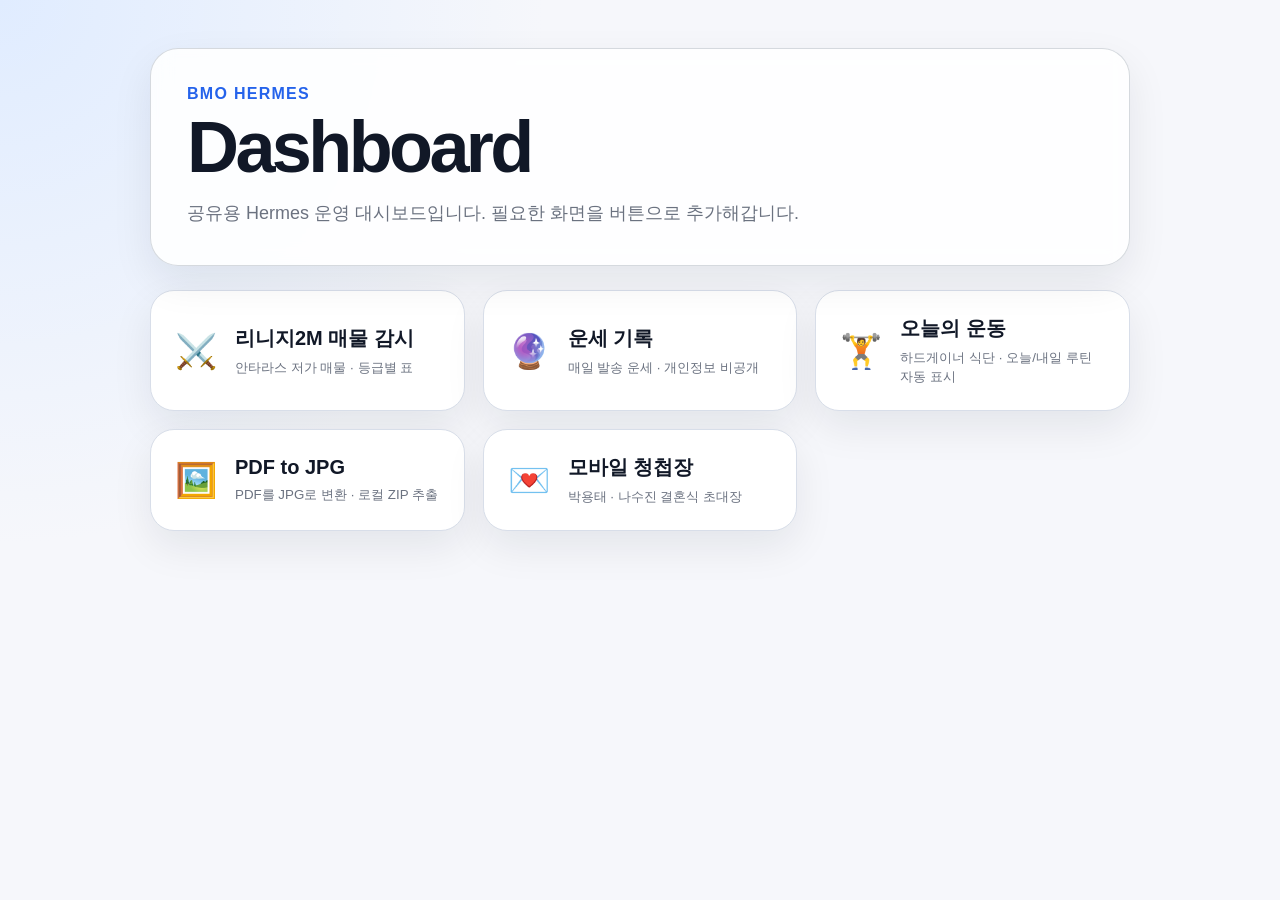
<file: index.html>
<!doctype html>
<html lang="ko">
<head>
  <meta charset="utf-8" />
  <meta name="viewport" content="width=device-width, initial-scale=1" />
  <title>BMO Hermes Dashboard</title>
  <link rel="stylesheet" href="assets/styles.css" />
</head>
<body>
  <main class="shell">
    <section class="hero">
      <p class="eyebrow">BMO Hermes</p>
      <h1>Dashboard</h1>
      <p class="lead">공유용 Hermes 운영 대시보드입니다. 필요한 화면을 버튼으로 추가해갑니다.</p>
    </section>

    <section class="grid" aria-label="dashboard links">
      <a class="card primary" href="l2m-market.html">
        <span class="icon">⚔️</span>
        <span>
          <strong>리니지2M 매물 감시</strong>
          <small>안타라스 저가 매물 · 등급별 표</small>
        </span>
      </a>
      <a class="card primary" href="fortune-history.html">
        <span class="icon">🔮</span>
        <span>
          <strong>운세 기록</strong>
          <small>매일 발송 운세 · 개인정보 비공개</small>
        </span>
      </a>
      <a class="card primary" href="today-workout.html">
        <span class="icon">🏋️</span>
        <span>
          <strong>오늘의 운동</strong>
          <small>하드게이너 식단 · 오늘/내일 루틴 자동 표시</small>
        </span>
      </a>
      <a class="card primary" href="pdf-to-jpg.html">
        <span class="icon">🖼️</span>
        <span>
          <strong>PDF to JPG</strong>
          <small>PDF를 JPG로 변환 · 로컬 ZIP 추출</small>
        </span>
      </a>
      <a class="card primary" href="wedding-invitation.html">
        <span class="icon">💌</span>
        <span>
          <strong>모바일 청첩장</strong>
          <small>박용태 · 나수진 결혼식 초대장</small>
        </span>
      </a>
    </section>
  </main>
</body>
</html>
</file>
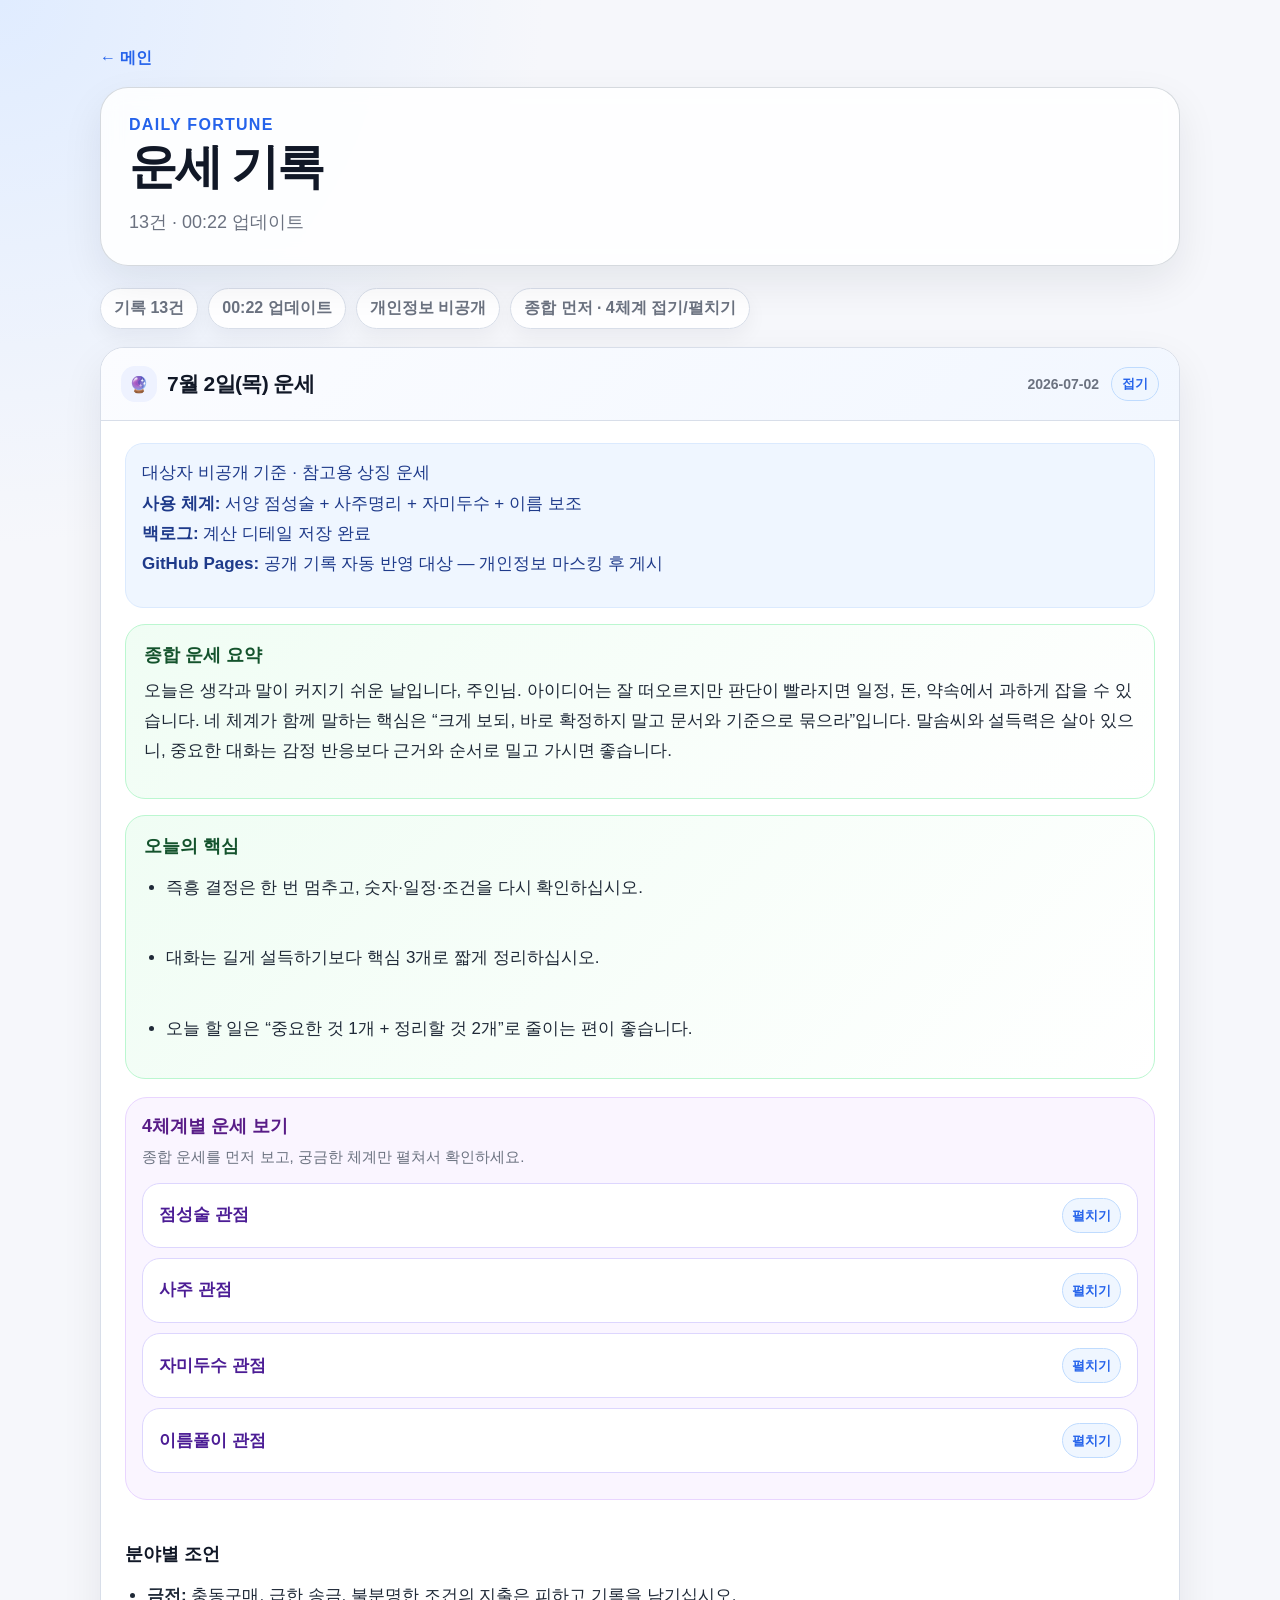
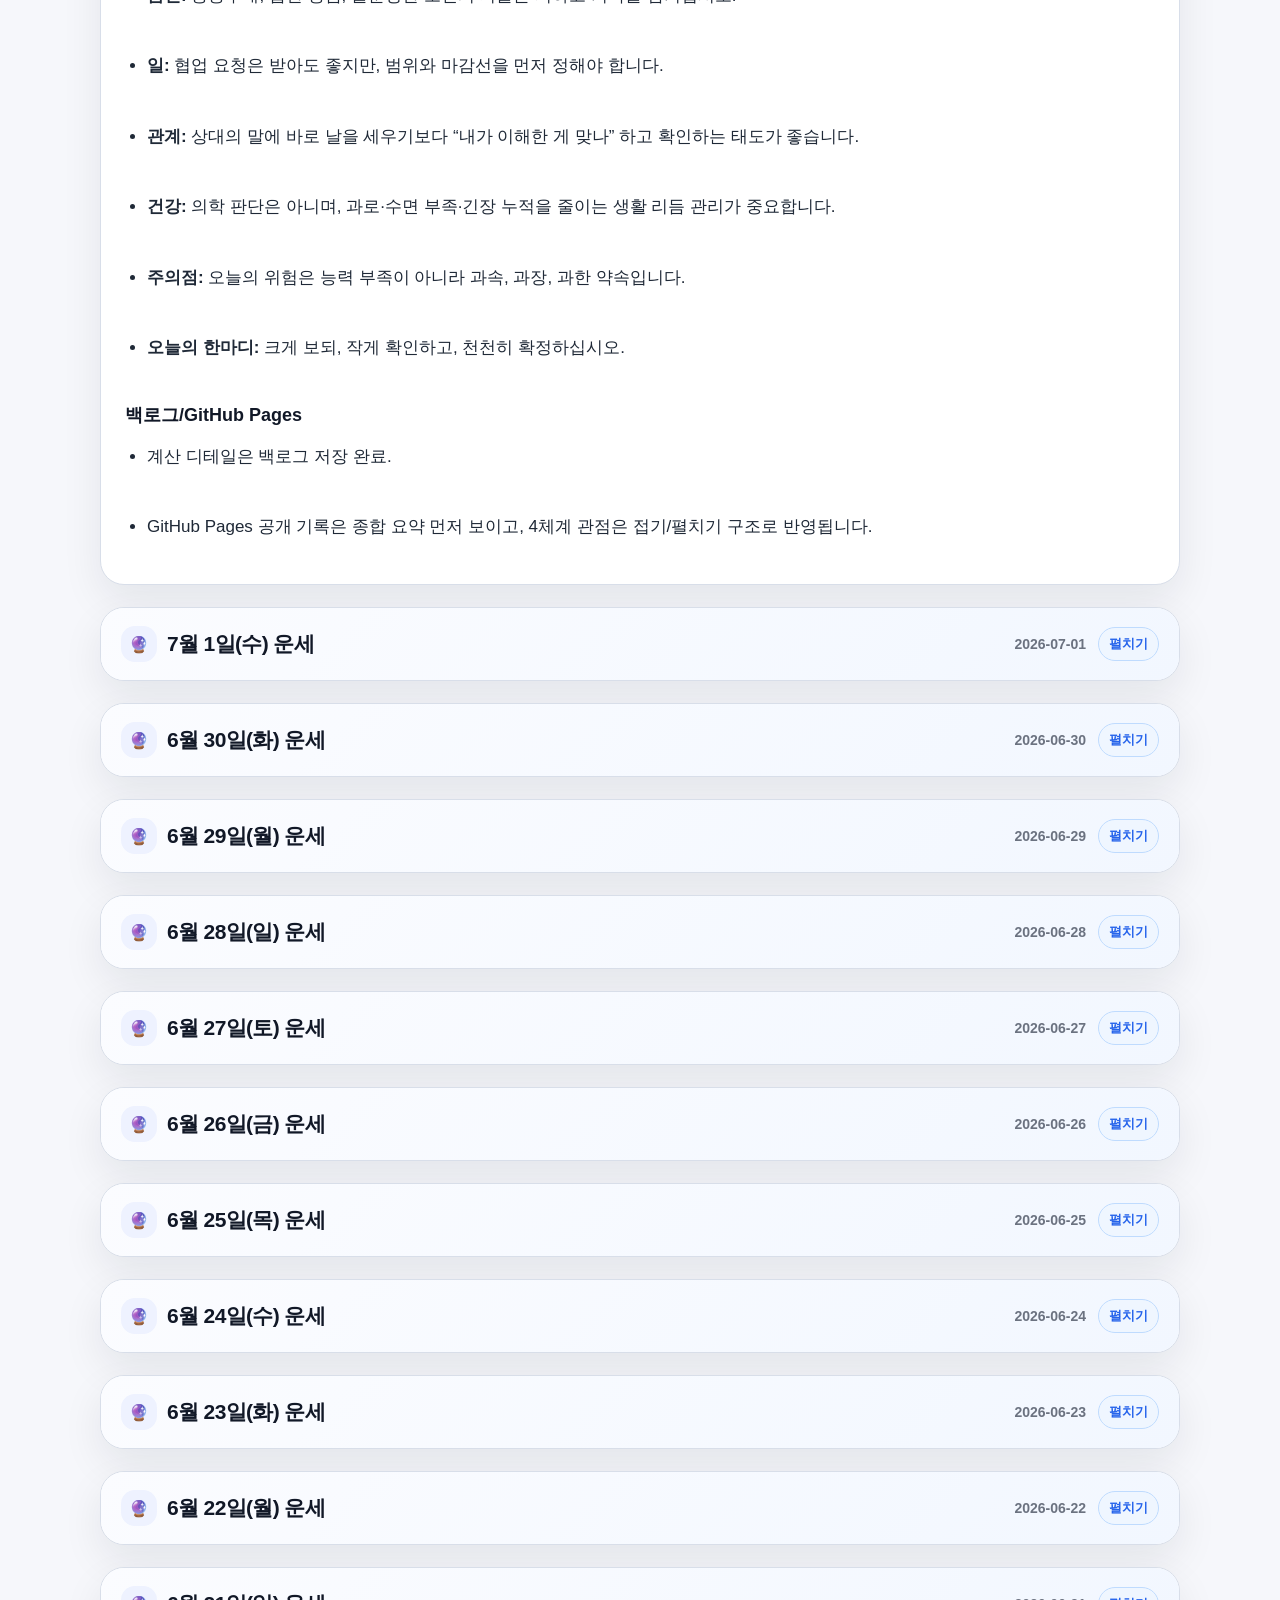
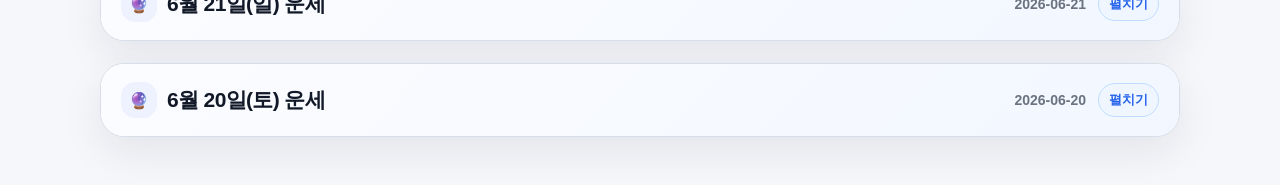
<file: fortune-history.html>
<!doctype html>
<html lang="ko">
<head>
  <meta charset="utf-8" />
  <meta name="viewport" content="width=device-width, initial-scale=1" />
  <title>운세 기록 · BMO Hermes</title>
  <link rel="stylesheet" href="assets/styles.css" />
</head>
<body>
  <main class="shell wide">
    <nav class="topnav"><a href="index.html">← 메인</a></nav>

    <section class="hero compact">
      <p class="eyebrow">Daily Fortune</p>
      <h1>운세 기록</h1>
      <p class="lead" id="summary">데이터 불러오는 중…</p>
    </section>

    <section id="status" class="status"></section>
    <section id="fortune-list" class="stack"></section>
  </main>

  <script src="assets/daily-fortunes.js"></script>
</body>
</html>
</file>
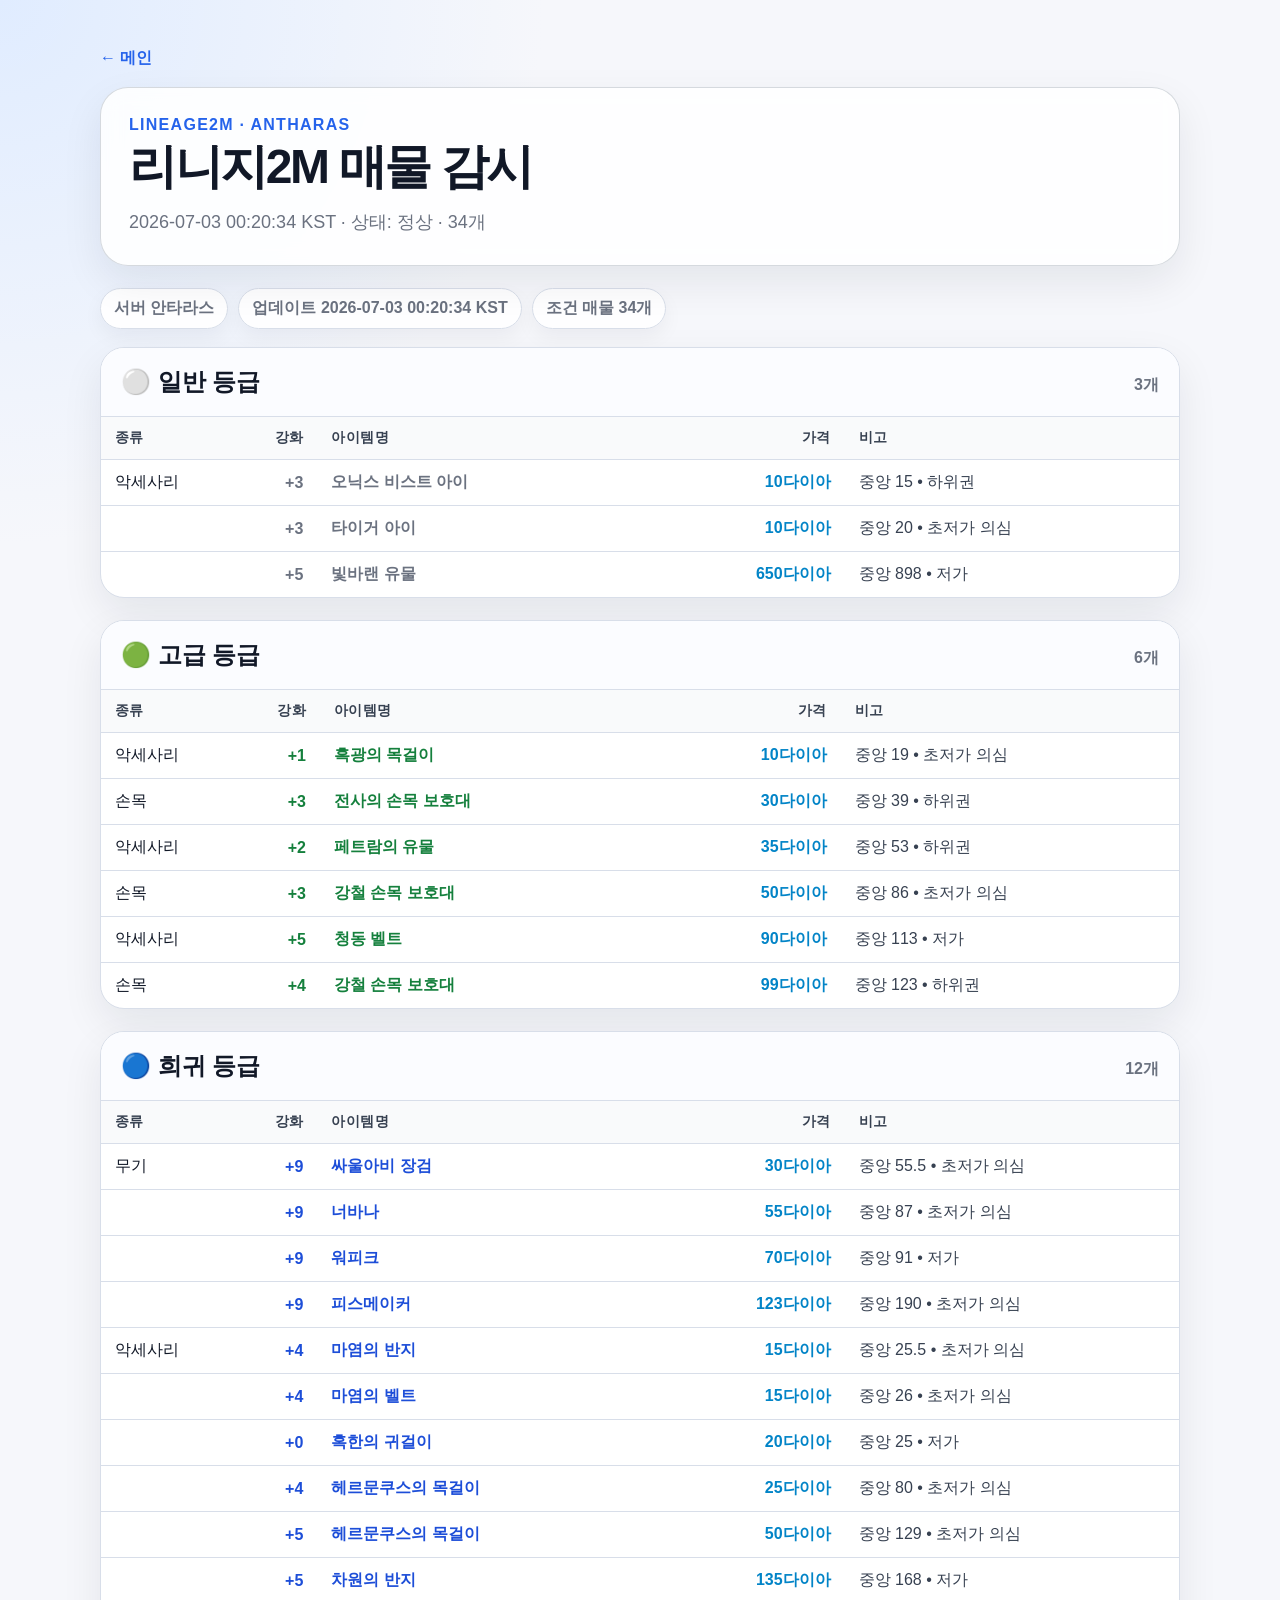
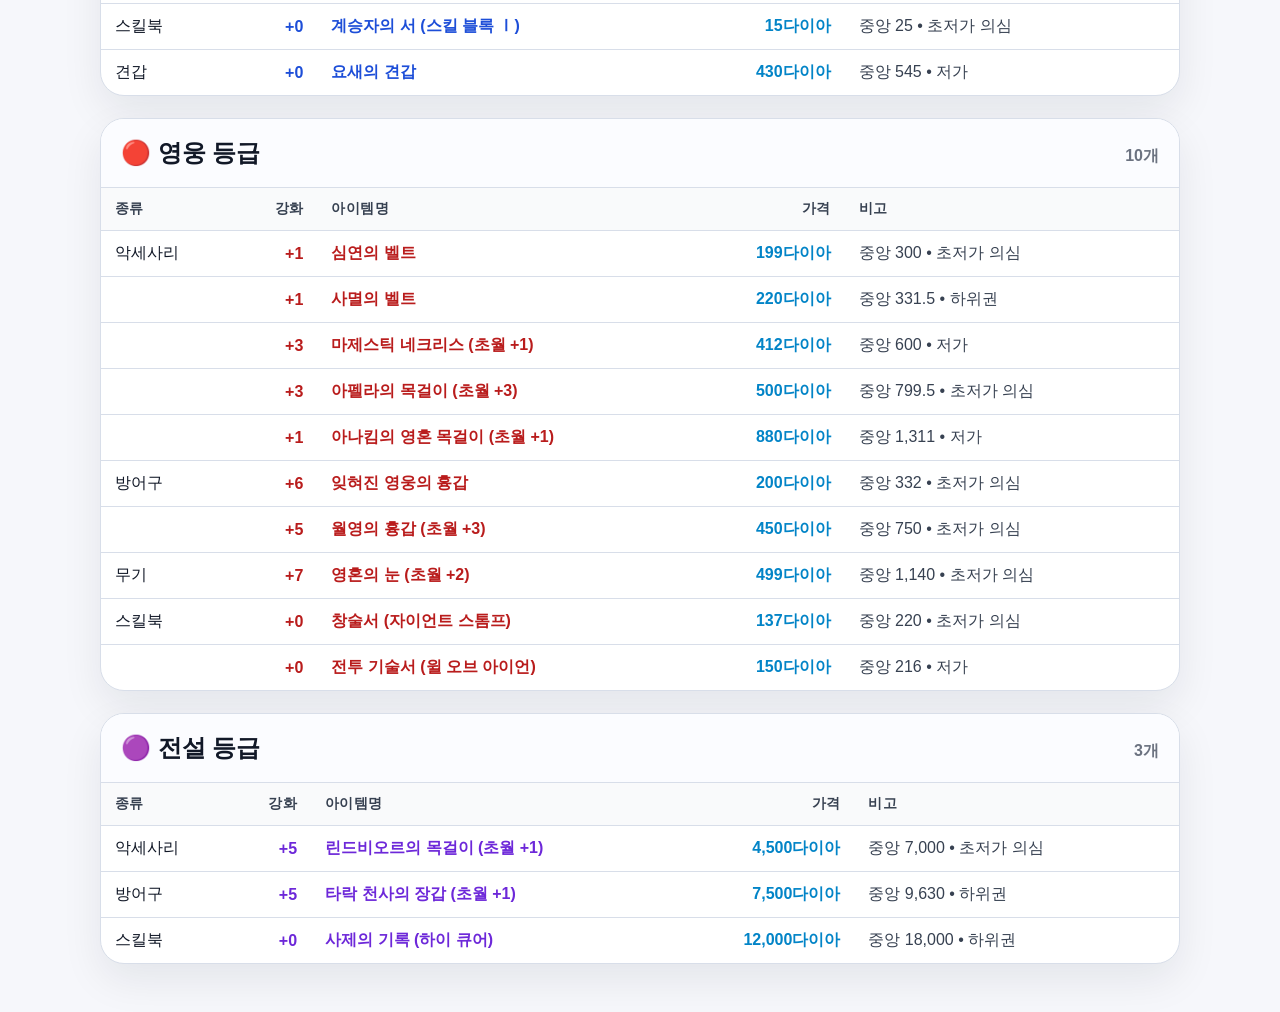
<file: l2m-market.html>
<!doctype html>
<html lang="ko">
<head>
  <meta charset="utf-8" />
  <meta name="viewport" content="width=device-width, initial-scale=1" />
  <title>리니지2M 매물 감시 · BMO Hermes</title>
  <link rel="stylesheet" href="assets/styles.css?v=20260623-enchant-color" />
</head>
<body>
  <main class="shell wide">
    <nav class="topnav"><a href="index.html">← 메인</a></nav>

    <section class="hero compact">
      <p class="eyebrow">Lineage2M · Antharas</p>
      <h1>리니지2M 매물 감시</h1>
      <p class="lead" id="summary">데이터 불러오는 중…</p>
    </section>

    <section id="status" class="status"></section>
    <section id="dashboard" class="stack"></section>
  </main>

  <script src="assets/l2m-market.js?v=20260623-enchant-color"></script>
</body>
</html>
</file>
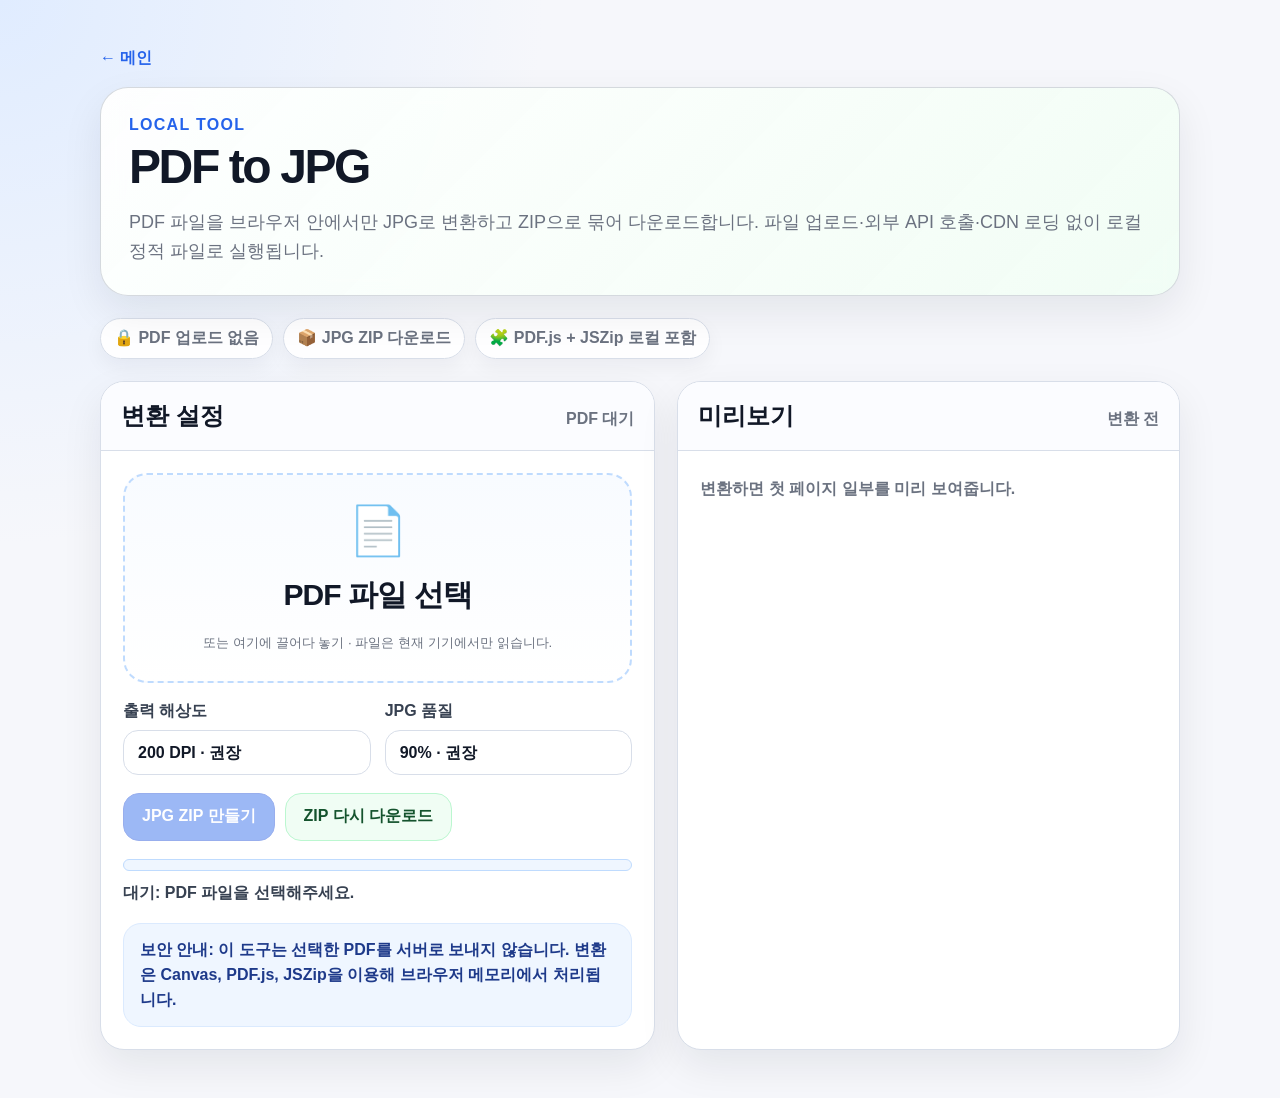
<file: pdf-to-jpg.html>
<!doctype html>
<html lang="ko">
<head>
  <meta charset="utf-8" />
  <meta name="viewport" content="width=device-width, initial-scale=1" />
  <title>PDF to JPG · BMO Hermes</title>
  <link rel="stylesheet" href="assets/styles.css?v=pdf-to-jpg-20260630" />
</head>
<body>
  <main class="shell wide">
    <nav class="topnav"><a href="index.html">← 메인</a></nav>

    <section class="hero compact pdf-hero">
      <p class="eyebrow">Local Tool</p>
      <h1>PDF to JPG</h1>
      <p class="lead">PDF 파일을 브라우저 안에서만 JPG로 변환하고 ZIP으로 묶어 다운로드합니다. 파일 업로드·외부 API 호출·CDN 로딩 없이 로컬 정적 파일로 실행됩니다.</p>
    </section>

    <section class="status" aria-label="privacy status">
      <span class="pill">🔒 PDF 업로드 없음</span>
      <span class="pill">📦 JPG ZIP 다운로드</span>
      <span class="pill">🧩 PDF.js + JSZip 로컬 포함</span>
    </section>

    <section class="converter-layout" aria-label="PDF to JPG 변환기">
      <article class="grade-card converter-card">
        <div class="grade-head">
          <h2>변환 설정</h2>
          <span id="pdf-file-summary">PDF 대기</span>
        </div>

        <div class="converter-body">
          <label class="drop-zone" for="pdf-input" id="drop-zone">
            <span class="drop-icon">📄</span>
            <strong>PDF 파일 선택</strong>
            <small>또는 여기에 끌어다 놓기 · 파일은 현재 기기에서만 읽습니다.</small>
            <input id="pdf-input" type="file" accept="application/pdf,.pdf" />
          </label>

          <div class="option-grid">
            <label>
              <span>출력 해상도</span>
              <select id="dpi-select">
                <option value="144">144 DPI · 빠름</option>
                <option value="200" selected>200 DPI · 권장</option>
                <option value="300">300 DPI · 고해상도</option>
              </select>
            </label>
            <label>
              <span>JPG 품질</span>
              <select id="quality-select">
                <option value="0.82">82% · 작은 용량</option>
                <option value="0.9" selected>90% · 권장</option>
                <option value="0.96">96% · 고품질</option>
              </select>
            </label>
          </div>

          <div class="converter-actions">
            <button type="button" id="convert-button" class="primary-action" disabled>JPG ZIP 만들기</button>
            <a id="download-link" class="secondary-action" href="#" download hidden>ZIP 다시 다운로드</a>
          </div>

          <div class="progress-wrap" aria-live="polite">
            <div class="progress-bar" aria-hidden="true"><span id="progress-fill"></span></div>
            <p id="progress-text">대기: PDF 파일을 선택해주세요.</p>
          </div>

          <p class="local-note">보안 안내: 이 도구는 선택한 PDF를 서버로 보내지 않습니다. 변환은 Canvas, PDF.js, JSZip을 이용해 브라우저 메모리에서 처리됩니다.</p>
        </div>
      </article>

      <article class="grade-card preview-card">
        <div class="grade-head">
          <h2>미리보기</h2>
          <span id="preview-summary">변환 전</span>
        </div>
        <div class="preview-empty" id="preview-empty">변환하면 첫 페이지 일부를 미리 보여줍니다.</div>
        <ol class="preview-list" id="preview-list"></ol>
      </article>
    </section>
  </main>

  <script src="assets/vendor/jszip/jszip.min.js?v=3.10.1"></script>
  <script type="module" src="assets/pdf-to-jpg.js?v=20260630"></script>
</body>
</html>
</file>
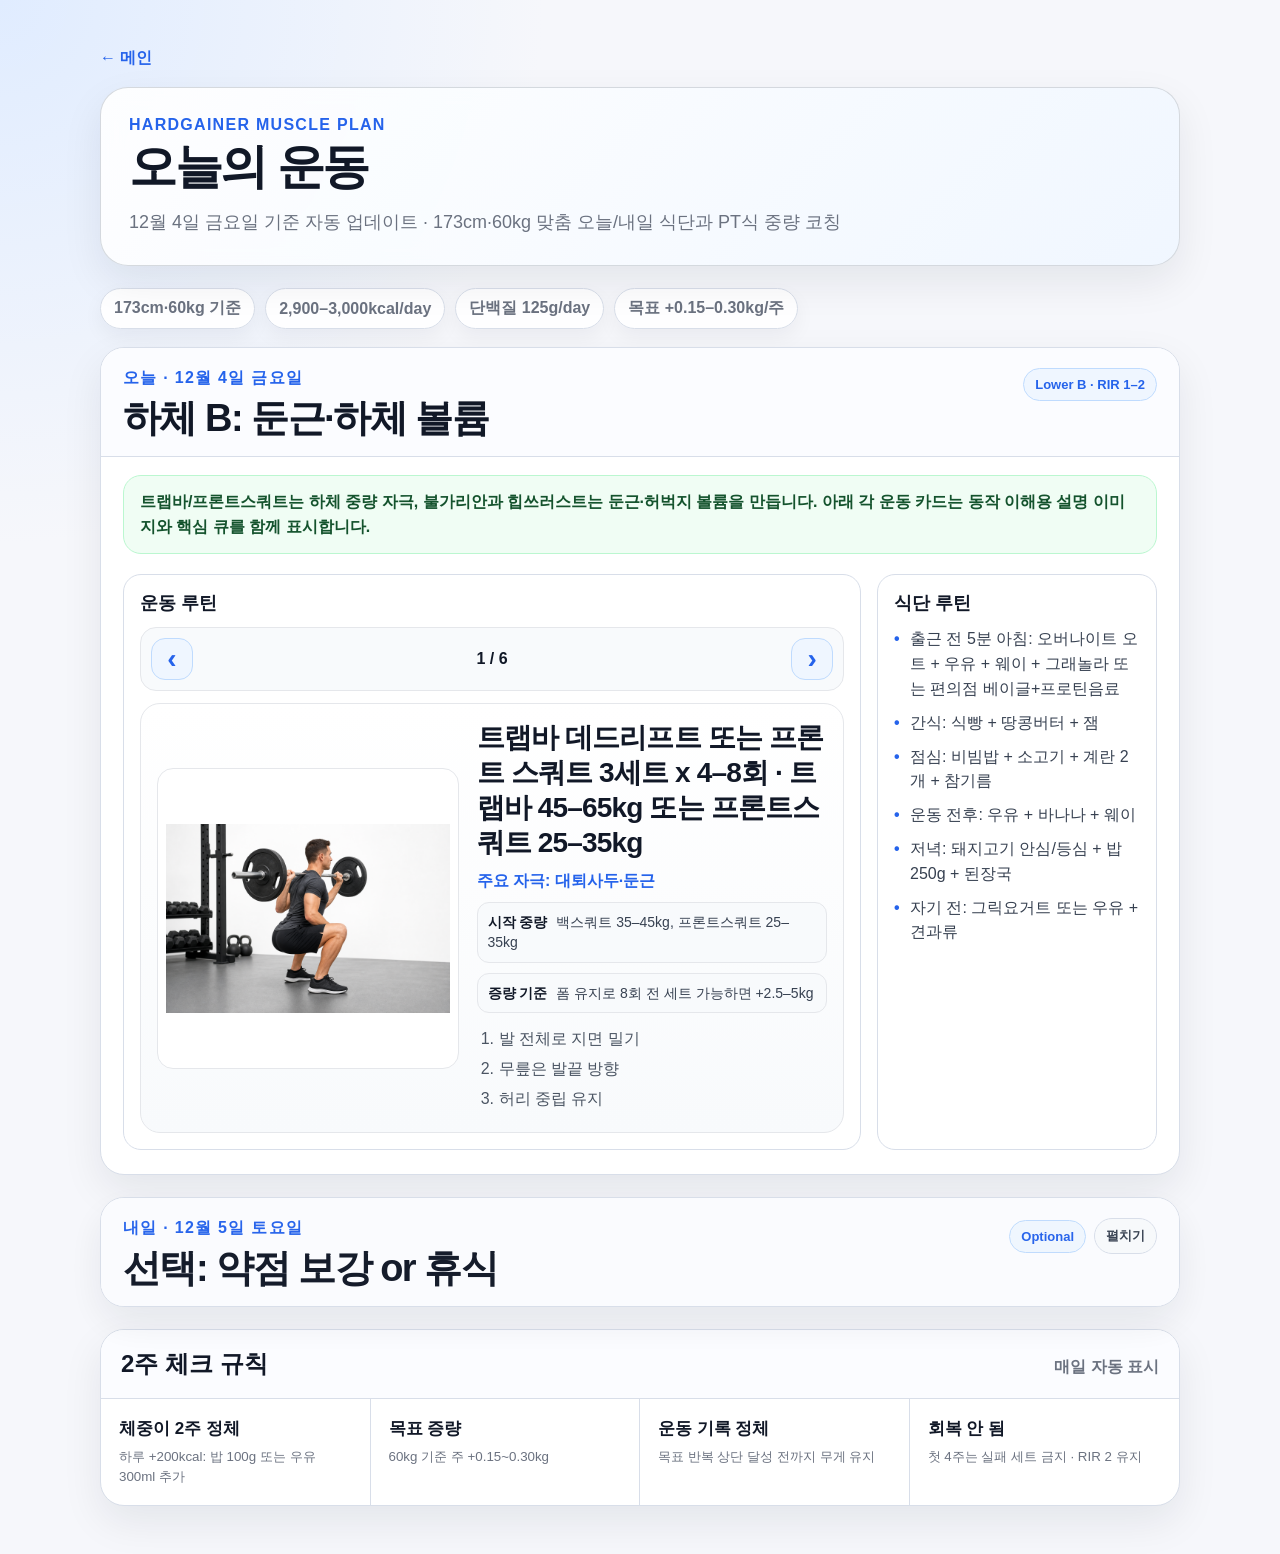
<file: today-workout.html>
<!doctype html>
<html lang="ko">
<head>
  <meta charset="utf-8" />
  <meta name="viewport" content="width=device-width, initial-scale=1" />
  <title>오늘의 운동 · BMO Hermes</title>
  <link rel="icon" href="data:image/svg+xml,%3Csvg xmlns='http://www.w3.org/2000/svg' viewBox='0 0 64 64'%3E%3Ctext y='50' font-size='48'%3E%F0%9F%8F%8B%EF%B8%8F%3C/text%3E%3C/svg%3E" />
  <link rel="stylesheet" href="assets/styles.css?v=breakfast-realistic-20260624" />
</head>
<body>
  <main class="shell wide">
    <nav class="topnav"><a href="index.html">← 메인</a></nav>

    <section class="hero compact fitness-hero">
      <p class="eyebrow">Hardgainer Muscle Plan</p>
      <h1>오늘의 운동</h1>
      <p class="lead" id="fitness-summary">오늘 식단과 운동 루틴을 불러오는 중…</p>
    </section>

    <section id="fitness-status" class="status"></section>

    <section class="today-layout" aria-label="오늘과 내일의 식단 및 운동">
      <article id="today-panel" class="grade-card day-panel"></article>
      <article id="tomorrow-panel" class="grade-card day-panel muted-panel"></article>
    </section>

    <section class="grade-card tracker-card" aria-label="증량 체크 규칙">
      <div class="grade-head">
        <h2>2주 체크 규칙</h2>
        <span>매일 자동 표시</span>
      </div>
      <div class="tracker-grid">
        <div><strong>체중이 2주 정체</strong><small>하루 +200kcal: 밥 100g 또는 우유 300ml 추가</small></div>
        <div><strong>목표 증량</strong><small>60kg 기준 주 +0.15~0.30kg</small></div>
        <div><strong>운동 기록 정체</strong><small>목표 반복 상단 달성 전까지 무게 유지</small></div>
        <div><strong>회복 안 됨</strong><small>첫 4주는 실패 세트 금지 · RIR 2 유지</small></div>
      </div>
    </section>
  </main>

  <script src="assets/today-fitness.js?v=breakfast-realistic-20260624"></script>
</body>
</html>
</file>
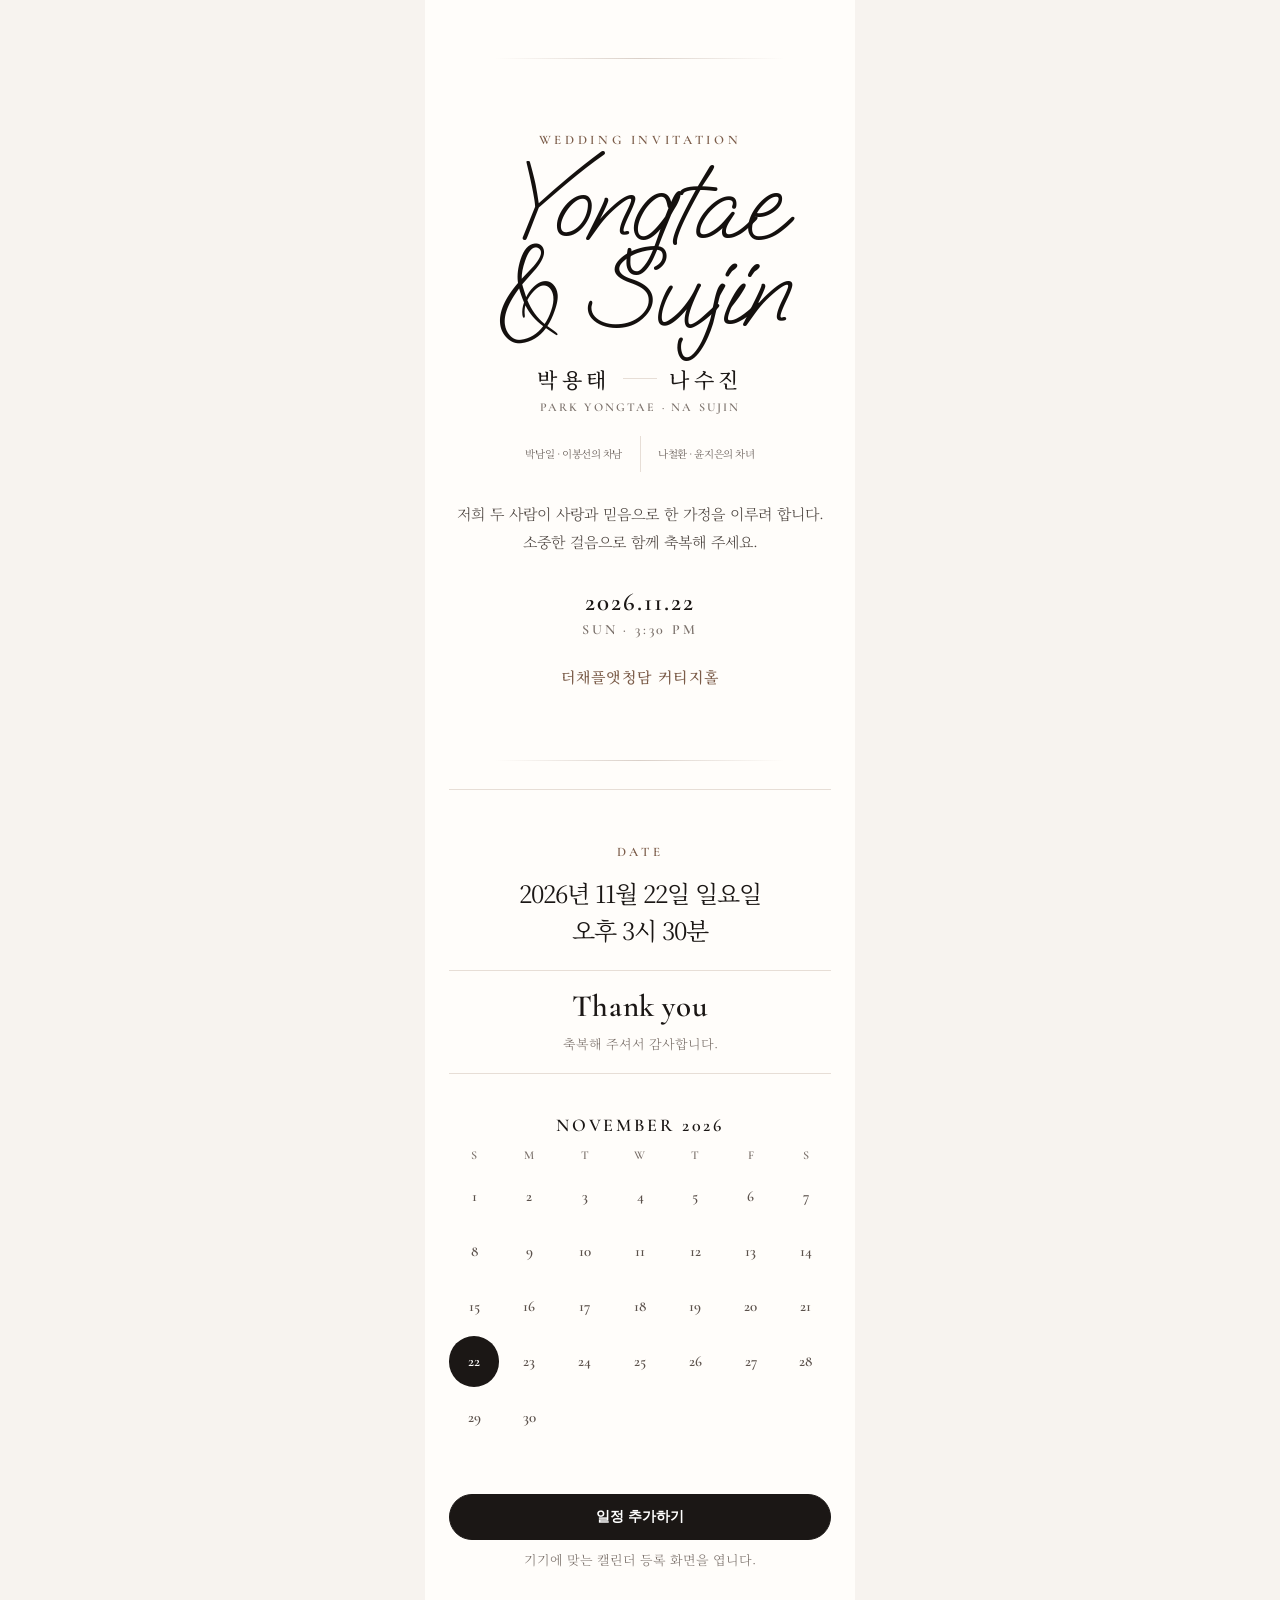
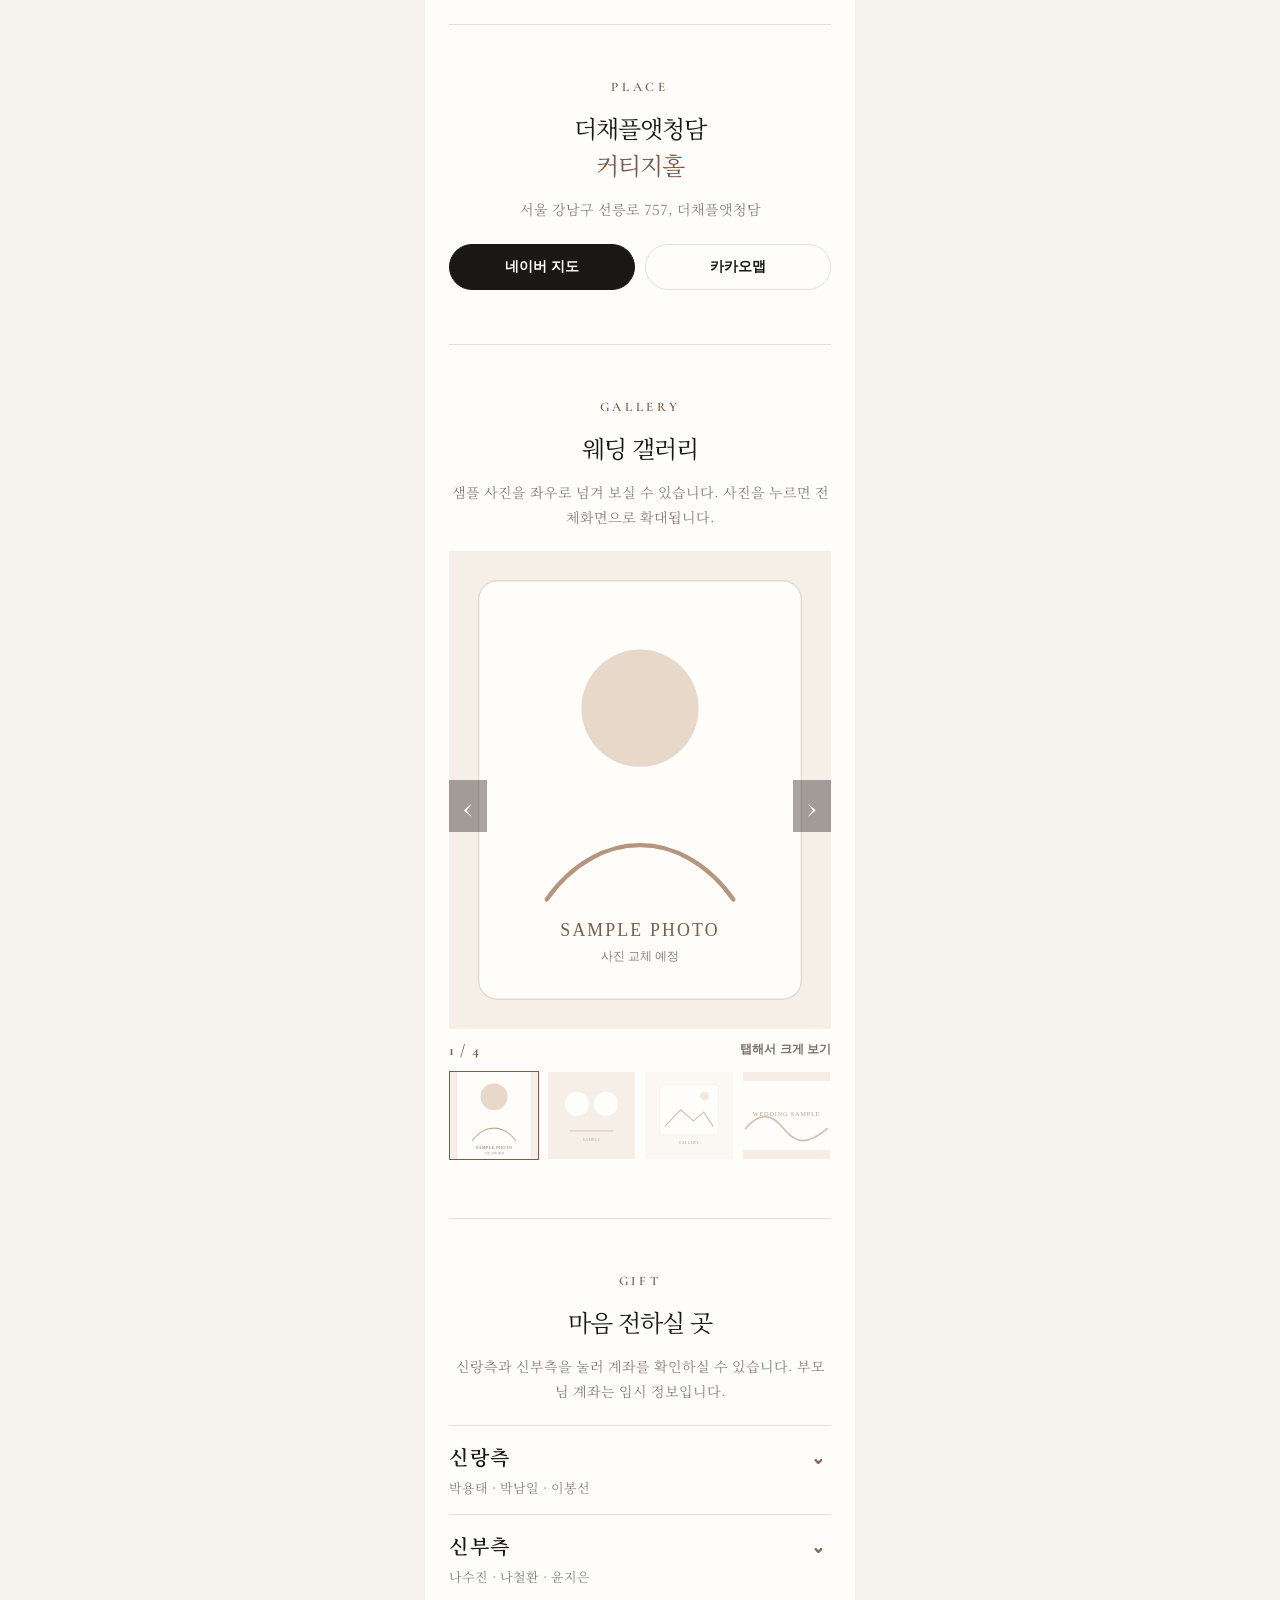
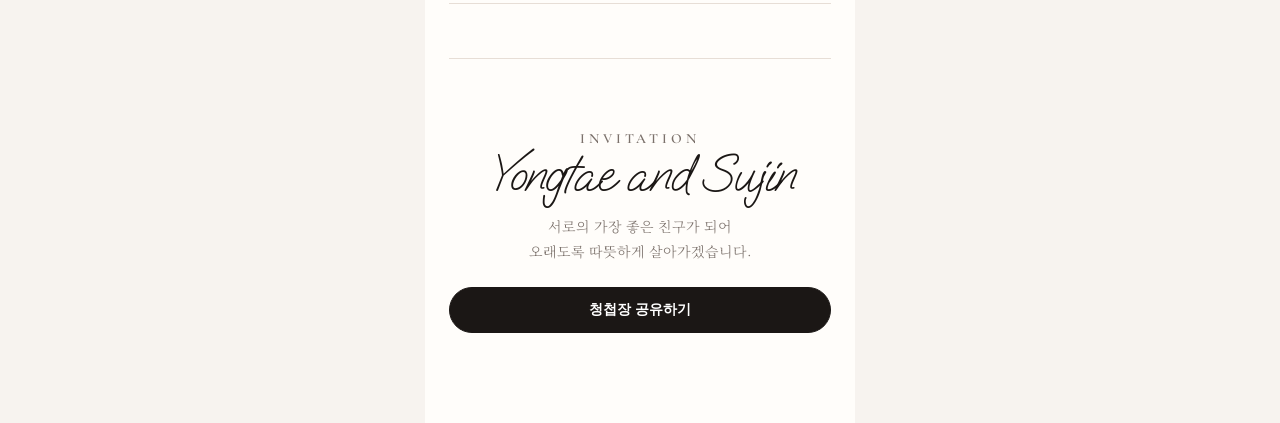
<file: wedding-invitation.html>
<!doctype html>
<html lang="ko" class="fonts-loading">
<head>
  <meta charset="utf-8" />
  <meta name="viewport" content="width=device-width, initial-scale=1" />
  <meta name="robots" content="noindex, nofollow" />
  <meta name="theme-color" content="#f7f3ef" />
  <meta name="description" content="박용태와 나수진의 모바일 청첩장" />
  <title>Yongtae & Sujin Wedding Invitation</title>
  <link rel="preconnect" href="https://fonts.googleapis.com">
  <link rel="preconnect" href="https://fonts.gstatic.com" crossorigin>
  <link href="https://fonts.googleapis.com/css2?family=Cormorant+Garamond:wght@400;500;600;700&family=Noto+Serif+KR:wght@300;400;500;700&family=Oooh+Baby&display=swap" rel="stylesheet">
  <link rel="stylesheet" href="assets/wedding.css" />
</head>
<body>
  <main class="invitation" aria-label="박용태 나수진 모바일 청첩장">
    <section class="cover card-section" aria-labelledby="wedding-title">
      <p class="kicker">Wedding Invitation</p>
      <h1 id="wedding-title" class="lettering">Yongtae<br><span>&amp;</span> Sujin</h1>
      <div class="names" aria-label="신랑 신부 이름">
        <span>박용태</span>
        <i aria-hidden="true"></i>
        <span>나수진</span>
      </div>
      <p class="english-names">PARK YONGTAE · NA SUJIN</p>
      <div class="cover-family" aria-label="양가 부모님과 신랑 신부 소개">
        <div class="family-side">
          <span>박남일 · 이봉선의 차남</span>
        </div>
        <i aria-hidden="true"></i>
        <div class="family-side">
          <span>나철환 · 윤지은의 차녀</span>
        </div>
      </div>
      <p class="intro">저희 두 사람이 사랑과 믿음으로 한 가정을 이루려 합니다.<br>소중한 걸음으로 함께 축복해 주세요.</p>
      <div class="date-lockup" aria-label="예식 일시">
        <span class="day">2026.11.22</span>
        <span class="time">SUN · 3:30 PM</span>
      </div>
      <p class="venue">더채플앳청담 커티지홀</p>
    </section>

    <section class="card-section date-section" aria-labelledby="date-heading">
      <p class="section-label">Date</p>
      <h2 id="date-heading">2026년 11월 22일 일요일<br>오후 3시 30분</h2>
      <div class="countdown" aria-live="polite">
        <strong id="d-day">D-Day</strong>
        <span id="countdown-detail">예식일까지 남은 시간을 계산 중입니다.</span>
      </div>
      <div class="calendar-box" aria-label="2026년 11월 달력">
        <div class="calendar-head">NOVEMBER 2026</div>
        <ol class="weekdays" aria-hidden="true">
          <li>S</li><li>M</li><li>T</li><li>W</li><li>T</li><li>F</li><li>S</li>
        </ol>
        <ol class="dates">
          <li>1</li><li>2</li><li>3</li><li>4</li><li>5</li><li>6</li><li>7</li>
          <li>8</li><li>9</li><li>10</li><li>11</li><li>12</li><li>13</li><li>14</li>
          <li>15</li><li>16</li><li>17</li><li>18</li><li>19</li><li>20</li><li>21</li>
          <li class="selected" aria-label="22일 예식일">22</li><li>23</li><li>24</li><li>25</li><li>26</li><li>27</li><li>28</li>
          <li>29</li><li>30</li><li></li><li></li><li></li><li></li><li></li>
        </ol>
      </div>
      <button class="solid-button calendar-add-button" type="button" id="calendar-add">일정 추가하기</button>
      <p class="calendar-hint">기기에 맞는 캘린더 등록 화면을 엽니다.</p>
    </section>

    <section class="card-section place-section" aria-labelledby="place-heading">
      <p class="section-label">Place</p>
      <h2 id="place-heading">더채플앳청담<br><span>커티지홀</span></h2>
      <p class="place-copy">서울 강남구 선릉로 757, 더채플앳청담</p>
      <div class="map-actions">
        <a class="solid-button" href="https://map.naver.com/p/search/%EB%8D%94%EC%B1%84%ED%94%8C%EC%95%B3%EC%B2%AD%EB%8B%B4%20%EC%BB%A4%ED%8B%B0%EC%A7%80%ED%99%80" target="_blank" rel="noopener">네이버 지도</a>
        <a class="outline-button" href="https://map.kakao.com/link/search/%EB%8D%94%EC%B1%84%ED%94%8C%EC%95%B3%EC%B2%AD%EB%8B%B4%20%EC%BB%A4%ED%8B%B0%EC%A7%80%ED%99%80" target="_blank" rel="noopener">카카오맵</a>
      </div>
    </section>

    <section class="card-section gallery-section" aria-labelledby="gallery-heading">
      <p class="section-label">Gallery</p>
      <h2 id="gallery-heading">웨딩 갤러리</h2>
      <p class="gallery-copy">샘플 사진을 좌우로 넘겨 보실 수 있습니다. 사진을 누르면 전체화면으로 확대됩니다.</p>
      <div class="gallery-carousel" aria-roledescription="carousel" aria-label="웨딩 사진 샘플 갤러리">
        <button class="gallery-arrow gallery-arrow-prev" type="button" data-gallery-prev aria-label="이전 사진">‹</button>
        <button class="gallery-stage" type="button" data-gallery-open aria-label="현재 사진 전체화면으로 보기">
          <img id="gallery-current" src="assets/wedding-gallery-sample-01.svg" width="900" height="1125" decoding="async" alt="웨딩 사진 샘플 1" />
        </button>
        <button class="gallery-arrow gallery-arrow-next" type="button" data-gallery-next aria-label="다음 사진">›</button>
        <div class="gallery-status" aria-live="polite">
          <span id="gallery-counter">1 / 4</span>
          <span>탭해서 크게 보기</span>
        </div>
        <div class="gallery-thumbs" aria-label="사진 페이지 선택">
          <button class="gallery-thumb is-active" type="button" data-gallery-index="0" aria-label="1번 사진 보기" aria-current="true">
            <img src="assets/wedding-gallery-sample-01.svg" width="180" height="225" decoding="async" alt="웨딩 사진 샘플 1 미리보기" />
          </button>
          <button class="gallery-thumb" type="button" data-gallery-index="1" aria-label="2번 사진 보기">
            <img src="assets/wedding-gallery-sample-02.svg" width="180" height="180" decoding="async" alt="웨딩 사진 샘플 2 미리보기" />
          </button>
          <button class="gallery-thumb" type="button" data-gallery-index="2" aria-label="3번 사진 보기">
            <img src="assets/wedding-gallery-sample-03.svg" width="180" height="180" decoding="async" alt="웨딩 사진 샘플 3 미리보기" />
          </button>
          <button class="gallery-thumb" type="button" data-gallery-index="3" aria-label="4번 사진 보기">
            <img src="assets/wedding-gallery-sample-04.svg" width="180" height="120" decoding="async" alt="웨딩 사진 샘플 4 미리보기" />
          </button>
        </div>
      </div>
    </section>

    <section class="card-section account-section" aria-labelledby="account-heading">
      <p class="section-label">Gift</p>
      <h2 id="account-heading">마음 전하실 곳</h2>
      <p class="account-note">신랑측과 신부측을 눌러 계좌를 확인하실 수 있습니다. 부모님 계좌는 임시 정보입니다.</p>
      <div class="account-groups">
        <details class="account-group">
          <summary>
            <span>신랑측</span>
            <small>박용태 · 박남일 · 이봉선</small>
          </summary>
          <div class="account-list">
            <article class="account-card">
              <div>
                <span class="role">신랑</span>
                <strong>박용태</strong>
                <p>우리은행 1002-458-166399</p>
              </div>
              <button type="button" class="copy-button" data-copy="우리은행 1002-458-166399 박용태">복사</button>
            </article>
            <article class="account-card temp-account">
              <div>
                <span class="role">신랑 아버지 · 임시</span>
                <strong>박남일</strong>
                <p>임시계좌 000-0000-0001</p>
              </div>
              <button type="button" class="copy-button" data-copy="임시계좌 000-0000-0001 박남일">복사</button>
            </article>
            <article class="account-card temp-account">
              <div>
                <span class="role">신랑 어머니 · 임시</span>
                <strong>이봉선</strong>
                <p>임시계좌 000-0000-0002</p>
              </div>
              <button type="button" class="copy-button" data-copy="임시계좌 000-0000-0002 이봉선">복사</button>
            </article>
          </div>
        </details>

        <details class="account-group">
          <summary>
            <span>신부측</span>
            <small>나수진 · 나철환 · 윤지은</small>
          </summary>
          <div class="account-list">
            <article class="account-card">
              <div>
                <span class="role">신부</span>
                <strong>나수진</strong>
                <p>신한은행 110-454-771082</p>
              </div>
              <button type="button" class="copy-button" data-copy="신한은행 110-454-771082 나수진">복사</button>
            </article>
            <article class="account-card temp-account">
              <div>
                <span class="role">신부 아버지 · 임시</span>
                <strong>나철환</strong>
                <p>임시계좌 000-0000-0003</p>
              </div>
              <button type="button" class="copy-button" data-copy="임시계좌 000-0000-0003 나철환">복사</button>
            </article>
            <article class="account-card temp-account">
              <div>
                <span class="role">신부 어머니 · 임시</span>
                <strong>윤지은</strong>
                <p>임시계좌 000-0000-0004</p>
              </div>
              <button type="button" class="copy-button" data-copy="임시계좌 000-0000-0004 윤지은">복사</button>
            </article>
          </div>
        </details>
      </div>
    </section>

    <section class="card-section closing-section" aria-labelledby="closing-heading">
      <p class="section-label">Invitation</p>
      <h2 id="closing-heading" class="closing-lettering">Yongtae and Sujin</h2>
      <p>서로의 가장 좋은 친구가 되어<br>오래도록 따뜻하게 살아가겠습니다.</p>
      <button class="solid-button" type="button" id="share-invitation">청첩장 공유하기</button>
    </section>
  </main>
  <div class="gallery-lightbox" id="gallery-lightbox" role="dialog" aria-modal="true" aria-hidden="true" aria-label="웨딩 사진 전체화면 보기">
    <div class="lightbox-topbar">
      <button class="lightbox-close" type="button" data-lightbox-close aria-label="전체화면 닫기">닫기</button>
      <span id="lightbox-counter">1 / 4</span>
    </div>
    <button class="lightbox-arrow lightbox-prev" type="button" data-lightbox-prev aria-label="이전 사진">‹</button>
    <div class="lightbox-viewport" data-lightbox-viewport>
      <img id="lightbox-image" src="assets/wedding-gallery-sample-01.svg" width="900" height="1125" decoding="async" alt="웨딩 사진 샘플 1 전체화면" />
    </div>
    <button class="lightbox-arrow lightbox-next" type="button" data-lightbox-next aria-label="다음 사진">›</button>
    <div class="lightbox-tools" aria-label="사진 확대 축소">
      <button type="button" data-zoom-out aria-label="축소">−</button>
      <button type="button" data-zoom-reset aria-label="확대 초기화">100%</button>
      <button type="button" data-zoom-in aria-label="확대">＋</button>
    </div>
  </div>
  <div class="toast" id="toast" role="status" aria-live="polite"></div>
  <script src="assets/wedding.js"></script>
</body>
</html>
</file>
<file: assets/styles.css>
:root {
  --bg: #f6f7fb;
  --panel: #ffffff;
  --text: #111827;
  --muted: #6b7280;
  --line: #d8dee9;
  --blue: #2563eb;
  --green: #16a34a;
  --red: #dc2626;
  --purple: #7c3aed;
  --shadow: 0 16px 40px rgba(15, 23, 42, .08);
}
* { box-sizing: border-box; }
body {
  margin: 0;
  min-height: 100vh;
  overflow-x: hidden;
  background: radial-gradient(circle at top left, #e0ecff 0, transparent 34rem), var(--bg);
  color: var(--text);
  font-family: -apple-system, BlinkMacSystemFont, "Apple SD Gothic Neo", "Noto Sans KR", Segoe UI, sans-serif;
}
.shell { width: min(980px, calc(100% - 32px)); margin: 0 auto; padding: 48px 0; }
.shell.wide { width: min(1080px, calc(100% - 28px)); }
.hero { padding: 36px; background: rgba(255,255,255,.88); border: 1px solid rgba(209,213,219,.9); border-radius: 28px; box-shadow: var(--shadow); backdrop-filter: blur(10px); }
.hero.compact { padding: 28px; margin-bottom: 22px; }
.eyebrow { margin: 0 0 10px; color: var(--blue); font-weight: 800; letter-spacing: .08em; text-transform: uppercase; }
h1 { margin: 0; font-size: clamp(38px, 7vw, 72px); line-height: .95; letter-spacing: -.05em; }
.compact h1 { font-size: clamp(30px, 5vw, 48px); }
.lead { margin: 18px 0 0; color: var(--muted); font-size: 18px; line-height: 1.65; }
.grid { display: grid; grid-template-columns: repeat(auto-fit, minmax(260px, 1fr)); gap: 18px; margin-top: 24px; }
.card { display: flex; align-items: center; gap: 18px; padding: 24px; background: var(--panel); border: 1px solid var(--line); border-radius: 24px; text-decoration: none; color: var(--text); box-shadow: var(--shadow); transition: transform .15s ease, border-color .15s ease; }
.card:hover { transform: translateY(-2px); border-color: #93c5fd; }
.card .icon { font-size: 34px; }
.card strong { display: block; font-size: 20px; margin-bottom: 6px; }
.card small { color: var(--muted); }
.topnav { margin-bottom: 18px; }
.topnav a { color: var(--blue); font-weight: 800; text-decoration: none; }
.status { display: flex; flex-wrap: wrap; gap: 10px; margin: 0 0 18px; }
.pill { display: inline-flex; align-items: center; gap: 8px; padding: 9px 13px; border: 1px solid var(--line); border-radius: 999px; background: rgba(255,255,255,.92); color: var(--muted); font-weight: 700; box-shadow: 0 8px 20px rgba(15, 23, 42, .05); }
.stack { display: grid; gap: 22px; }
.grade-card { background: var(--panel); border: 1px solid var(--line); border-radius: 24px; box-shadow: var(--shadow); overflow: hidden; }
.grade-head { display: flex; align-items: baseline; justify-content: space-between; gap: 12px; padding: 18px 20px; border-bottom: 1px solid var(--line); background: #fbfcff; }
.grade-head h2 { margin: 0; font-size: 24px; }
.grade-head span { color: var(--muted); font-weight: 800; }
.table-wrap { width: 100%; overflow-x: auto; }
table { width: 100%; border-collapse: collapse; font-size: 16px; }
th, td { padding: 12px 14px; border-bottom: 1px solid var(--line); vertical-align: middle; white-space: nowrap; }
th { text-align: left; color: #374151; background: #f9fafb; font-size: 14px; letter-spacing: .03em; }
td.num, th.num { text-align: right; }
td.name { white-space: normal; min-width: 260px; font-weight: 700; }
.item-name { font-weight: 900; }
.enchant { font-weight: 900; }
.grade-text-common, .enchant.grade-text-common { color: #6b7280 !important; }
.grade-text-uncommon, .enchant.grade-text-uncommon { color: #15803d !important; }
.grade-text-rare, .enchant.grade-text-rare { color: #1d4ed8 !important; }
.grade-text-heroic, .enchant.grade-text-heroic { color: #b91c1c !important; }
.grade-text-legendary, .enchant.grade-text-legendary { color: #6d28d9 !important; }
.diamond-price { color: #0284c7; font-weight: 900; }
td.note { white-space: normal; min-width: 230px; color: #374151; }
tr:last-child td { border-bottom: 0; }
.empty { padding: 20px; color: var(--muted); font-weight: 700; }
.fortune-entry .grade-head { align-items: center; }
.fortune-entry { overflow: hidden; }
.fortune-summary { display: grid; grid-template-columns: minmax(0, 1fr) auto auto; align-items: center; gap: 12px; padding: 18px 20px; background: linear-gradient(135deg, #fbfcff 0%, #f2f7ff 100%); cursor: pointer; list-style: none; user-select: none; }
.fortune-summary::-webkit-details-marker { display: none; }
.fortune-summary::after { content: '펼치기'; flex: 0 0 auto; color: var(--blue); font-weight: 900; font-size: 13px; padding: 7px 10px; border: 1px solid #bfdbfe; border-radius: 999px; background: #eff6ff; }
.fortune-entry[open] .fortune-summary { border-bottom: 1px solid var(--line); }
.fortune-entry[open] .fortune-summary::after { content: '접기'; }
.fortune-summary-main { display: flex; align-items: center; gap: 10px; min-width: 0; }
.fortune-icon { flex: 0 0 auto; display: inline-grid; place-items: center; width: 36px; height: 36px; border-radius: 14px; background: #eef2ff; }
.fortune-title { min-width: 0; font-size: 21px; font-weight: 900; letter-spacing: -.03em; overflow-wrap: anywhere; }
.fortune-date { color: var(--muted); font-weight: 800; font-size: 14px; white-space: nowrap; }
.fortune-body { padding: 22px 24px 26px; color: #1f2937; line-height: 1.78; font-size: 17px; overflow-wrap: anywhere; }
.fortune-meta { margin: 0 0 16px; padding: 14px 16px; border: 1px solid #dbeafe; border-radius: 18px; background: #eff6ff; color: #1e3a8a; }
.fortune-overview-block { margin: 0 0 16px; padding: 18px; border: 1px solid #bbf7d0; border-radius: 20px; background: linear-gradient(135deg, #f0fdf4, #ffffff); }
.fortune-overview-block h3 { margin-top: 0 !important; color: #14532d; }
.fortune-systems { margin: 18px 0; padding: 16px; border: 1px solid #e9d5ff; border-radius: 22px; background: #faf5ff; }
.fortune-systems > h3 { margin-top: 0 !important; color: #581c87; }
.section-help { margin: -2px 0 12px !important; color: var(--muted); font-size: 15px; }
.system-fold { margin: 10px 0; border: 1px solid #ddd6fe; border-radius: 18px; background: #fff; overflow: hidden; }
.system-fold summary { cursor: pointer; list-style: none; padding: 14px 16px; font-weight: 900; color: #4c1d95; display: flex; justify-content: space-between; gap: 12px; align-items: center; }
.system-fold summary::-webkit-details-marker { display: none; }
.system-fold summary::after { content: '펼치기'; color: var(--blue); font-size: 13px; padding: 5px 9px; border: 1px solid #bfdbfe; border-radius: 999px; background: #eff6ff; flex: 0 0 auto; }
.system-fold[open] summary { border-bottom: 1px solid #ede9fe; background: #f5f3ff; }
.system-fold[open] summary::after { content: '접기'; }
.system-fold-body { padding: 14px 16px 16px; color: #374151; }
.fortune-rest-block { margin: 16px 0 0; padding-top: 4px; }
.fortune-rest-block h3 { color: #111827; }
.fortune-body h2 { margin: 0 0 14px; font-size: clamp(20px, 3vw, 24px); letter-spacing: -.03em; line-height: 1.25; }
.fortune-body h3 { margin: 20px 0 8px; font-size: 18px; line-height: 1.35; }
.fortune-body p { margin: 0 0 14px; }
.fortune-body ul { margin: 8px 0 16px; padding-left: 22px; }
.fortune-body li { margin: 5px 0; }
.fitness-hero { background: linear-gradient(135deg, rgba(255,255,255,.92), rgba(239,246,255,.92)); }
.today-layout { display: grid; grid-template-columns: 1fr; gap: 22px; margin-bottom: 22px; }
.day-panel { overflow: hidden; }
.muted-panel { opacity: .98; }
.day-head { display: flex; align-items: flex-start; justify-content: space-between; gap: 14px; padding: 20px 22px 16px; border-bottom: 1px solid var(--line); background: #fbfcff; }
.day-head h2 { margin: 0; font-size: clamp(27px, 4vw, 38px); line-height: 1.12; letter-spacing: -.04em; overflow-wrap: anywhere; }
.day-head .eyebrow { margin-bottom: 8px; }
.plan-badge { flex: 0 0 auto; padding: 8px 11px; border-radius: 999px; background: #eff6ff; color: var(--blue); border: 1px solid #bfdbfe; font-weight: 900; font-size: 13px; white-space: nowrap; }
.head-actions { display: inline-flex; align-items: center; gap: 8px; flex-wrap: wrap; justify-content: flex-end; }
.day-details { display: block; }
.day-details summary { list-style: none; }
.day-details summary::-webkit-details-marker { display: none; }
.collapsible-head { cursor: pointer; user-select: none; }
.day-details:not([open]) .collapsible-head { border-bottom: 0; }
.day-details:not([open]) .day-content { display: none; }
.toggle-label::before { content: '펼치기'; display: inline-flex; align-items: center; padding: 8px 11px; border-radius: 999px; background: #f8fafc; color: #374151; border: 1px solid var(--line); font-weight: 900; font-size: 13px; }
.day-details[open] .toggle-label::before { content: '접기'; color: var(--blue); background: #eff6ff; border-color: #bfdbfe; }
.day-details[open] .collapsible-head { border-bottom: 1px solid var(--line); }
.day-content { display: block; }
.day-main { min-width: 0; }
.plan-note { margin: 18px 22px 0; padding: 14px 16px; border-radius: 18px; background: #f0fdf4; border: 1px solid #bbf7d0; color: #14532d; font-weight: 800; line-height: 1.55; }
.split-blocks { display: grid; grid-template-columns: minmax(0, 1.45fr) minmax(260px, .55fr); gap: 16px; padding: 20px 22px 24px; }
.split-blocks section { min-width: 0; padding: 16px; border: 1px solid var(--line); border-radius: 18px; background: #fff; }
.split-blocks h3 { margin: 0 0 12px; font-size: 18px; }
.exercise-list, .meal-list { margin: 0; padding: 0; list-style: none; color: #374151; line-height: 1.55; }
.carousel-top { display: flex; align-items: center; justify-content: space-between; gap: 12px; margin: 0 0 12px; padding: 10px; border-radius: 16px; background: #f8fafc; border: 1px solid #e5e7eb; }
.carousel-btn { appearance: none; border: 1px solid #bfdbfe; background: #eff6ff; color: var(--blue); width: 42px; height: 42px; border-radius: 14px; font-size: 28px; line-height: 1; font-weight: 900; cursor: pointer; }
.carousel-btn:hover { background: #dbeafe; }
.carousel-count { color: #111827; font-weight: 900; }
.exercise-list { display: block; }
.exercise-card { display: none; grid-template-columns: minmax(260px, 45%) minmax(0, 1fr); gap: 18px; align-items: center; padding: 16px; border: 1px solid #e5e7eb; border-radius: 20px; background: linear-gradient(180deg, #ffffff, #f8fafc); min-height: 330px; }
.exercise-card.active { display: grid; }
.exercise-diagram { display: block; width: 100%; aspect-ratio: 1 / 1; object-fit: contain; border-radius: 16px; border: 1px solid #e5e7eb; background: #ffffff; padding: 8px; }
.exercise-copy strong { display: block; font-size: clamp(20px, 3vw, 28px); line-height: 1.25; color: #111827; letter-spacing: -.03em; }
.exercise-copy small { display: block; margin-top: 10px; color: var(--blue); font-weight: 900; line-height: 1.35; font-size: 16px; }
.exercise-copy ol { margin: 14px 0 0; padding-left: 22px; color: #4b5563; font-size: 16px; line-height: 1.55; }
.weight-line, .progress-line { margin: 10px 0 0; padding: 9px 10px; border-radius: 12px; background: #f8fafc; border: 1px solid #e5e7eb; color: #374151; font-size: 14px; line-height: 1.45; }
.converter-layout { display: grid; grid-template-columns: minmax(0, 1.05fr) minmax(280px, .95fr); gap: 22px; margin-top: 22px; }
.pdf-hero { background: linear-gradient(135deg, rgba(255,255,255,.94), rgba(240,253,244,.9)); }
.converter-card, .preview-card { overflow: hidden; }
.converter-body { padding: 22px; display: grid; gap: 18px; }
.drop-zone { position: relative; display: grid; place-items: center; gap: 8px; min-height: 210px; padding: 24px; border: 2px dashed #bfdbfe; border-radius: 24px; background: linear-gradient(180deg, #f8fbff, #ffffff); text-align: center; cursor: pointer; transition: border-color .15s ease, background .15s ease, transform .15s ease; }
.drop-zone:hover, .drop-zone.dragging { border-color: var(--blue); background: #eff6ff; transform: translateY(-1px); }
.drop-zone input { position: absolute; inset: 0; opacity: 0; cursor: pointer; }
.drop-icon { font-size: 48px; }
.drop-zone strong { font-size: clamp(22px, 3vw, 30px); letter-spacing: -.03em; }
.drop-zone small { max-width: 420px; color: var(--muted); line-height: 1.5; }
.option-grid { display: grid; grid-template-columns: repeat(2, minmax(0, 1fr)); gap: 14px; }
.option-grid label { display: grid; gap: 8px; font-weight: 900; color: #374151; }
.option-grid select { width: 100%; appearance: none; border: 1px solid var(--line); border-radius: 15px; background: #fff; color: var(--text); padding: 13px 14px; font: inherit; font-weight: 800; }
.converter-actions { display: flex; flex-wrap: wrap; gap: 10px; align-items: center; }
.primary-action, .secondary-action { display: inline-flex; align-items: center; justify-content: center; min-height: 48px; padding: 0 18px; border-radius: 16px; font: inherit; font-weight: 900; text-decoration: none; cursor: pointer; }
.primary-action { border: 1px solid #1d4ed8; color: #fff; background: var(--blue); box-shadow: 0 10px 22px rgba(37, 99, 235, .2); }
.primary-action:disabled { cursor: not-allowed; opacity: .45; box-shadow: none; }
.secondary-action { border: 1px solid #bbf7d0; color: #14532d; background: #f0fdf4; }
.progress-wrap { display: grid; gap: 10px; }
.progress-bar { width: 100%; height: 12px; overflow: hidden; border-radius: 999px; border: 1px solid #bfdbfe; background: #eff6ff; }
.progress-bar span { display: block; width: 0; height: 100%; border-radius: inherit; background: linear-gradient(90deg, var(--blue), #22c55e); transition: width .18s ease; }
#progress-text { margin: 0; color: #374151; font-weight: 800; line-height: 1.5; }
.local-note { margin: 0; padding: 14px 16px; border: 1px solid #dbeafe; border-radius: 18px; background: #eff6ff; color: #1e3a8a; font-weight: 800; line-height: 1.55; }
.preview-empty { padding: 28px 22px; color: var(--muted); font-weight: 800; }
.preview-list { margin: 0; padding: 18px; list-style: none; display: grid; grid-template-columns: repeat(auto-fit, minmax(160px, 1fr)); gap: 14px; }
.preview-item { display: grid; gap: 9px; padding: 12px; border: 1px solid #e5e7eb; border-radius: 18px; background: #fff; }
.preview-item img { display: block; width: 100%; aspect-ratio: 1 / 1.28; object-fit: contain; border-radius: 12px; background: #f8fafc; border: 1px solid #e5e7eb; }
.preview-item span { color: #374151; font-weight: 900; font-size: 14px; }
.weight-line b, .progress-line b { color: #111827; margin-right: 5px; }
.exercise-copy li { margin: 5px 0; }

.meal-list li { margin: 9px 0; padding-left: 16px; position: relative; }
.meal-list li::before { content: '•'; position: absolute; left: 0; color: var(--blue); font-weight: 900; }
.tracker-card { margin-top: 0; }
.tracker-grid { display: grid; grid-template-columns: repeat(4, 1fr); gap: 0; }
.tracker-grid div { padding: 18px; border-right: 1px solid var(--line); }
.tracker-grid div:last-child { border-right: 0; }
.tracker-grid strong { display: block; margin-bottom: 7px; font-size: 17px; }
.tracker-grid small { display: block; color: var(--muted); line-height: 1.5; }
.dot-common { color: #9ca3af; }
.dot-uncommon { color: var(--green); }
.dot-rare { color: var(--blue); }
.dot-heroic { color: var(--red); }
.dot-legendary { color: var(--purple); }
@media (max-width: 720px) {
  body { background: radial-gradient(circle at top left, #dbeafe 0, transparent 22rem), var(--bg); }
  .shell, .shell.wide { width: min(100% - 18px, 680px); padding: 16px 0 28px; }
  .hero { padding: 20px 18px; border-radius: 22px; }
  .hero.compact { padding: 20px 18px; margin-bottom: 14px; }
  .compact h1 { font-size: clamp(30px, 9vw, 40px); line-height: 1.05; }
  .lead { margin-top: 12px; font-size: 15px; line-height: 1.55; }
  .topnav { margin-bottom: 12px; }
  .status { display: none; }
  .stack { gap: 16px; }
  .grade-card { border-radius: 20px; }
  th, td { padding: 10px 11px; font-size: 14px; }
  .grade-head h2 { font-size: 20px; }
  .fortune-summary { grid-template-columns: minmax(0, 1fr) auto; gap: 10px; padding: 14px; }
  .fortune-summary::after { grid-column: 2; grid-row: 1; justify-self: end; align-self: center; font-size: 12px; padding: 6px 9px; }
  .fortune-summary-main { grid-column: 1; grid-row: 1; gap: 9px; }
  .fortune-icon { width: 32px; height: 32px; border-radius: 12px; }
  .fortune-title { font-size: 20px; line-height: 1.2; white-space: nowrap; overflow: hidden; text-overflow: ellipsis; }
  .fortune-date { display: none; }
  .fortune-body { padding: 18px 16px 20px; font-size: 16px; line-height: 1.62; }
  .fortune-body h2 { font-size: 19px; }
  .fortune-body h3 { font-size: 17px; }
  .fortune-body p { margin-bottom: 12px; }
  .fortune-body ul { padding-left: 18px; }
  .today-layout { grid-template-columns: 1fr; gap: 16px; margin-bottom: 16px; }
  .day-head { padding: 16px; flex-direction: column; }
  .day-head h2 { font-size: 25px; }
  .plan-badge { font-size: 12px; }
  .head-actions { justify-content: flex-start; }
  .day-content { display: block; }
  .plan-note { margin: 14px 16px 0; padding: 12px 13px; font-size: 14px; }
  .split-blocks { grid-template-columns: 1fr; padding: 16px; gap: 12px; }
  .split-blocks section { padding: 14px; }
  .exercise-list, .meal-list { font-size: 15px; }
  .carousel-top { padding: 8px; }
  .carousel-btn { width: 40px; height: 40px; border-radius: 13px; }
  .exercise-card { grid-template-columns: 1fr; gap: 12px; padding: 12px; min-height: 0; }
  .exercise-diagram { border-radius: 12px; padding: 6px; max-height: 340px; }
  .exercise-copy strong { font-size: 20px; }
  .exercise-copy small { font-size: 14px; }
  .exercise-copy ol { font-size: 14px; padding-left: 20px; margin-top: 10px; }
  .weight-line, .progress-line { font-size: 13px; padding: 8px 9px; }
  .converter-layout { grid-template-columns: 1fr; gap: 14px; margin-top: 14px; }
  .converter-body { padding: 16px; gap: 14px; }
  .drop-zone { min-height: 170px; padding: 18px 14px; border-radius: 20px; }
  .drop-icon { font-size: 40px; }
  .option-grid { grid-template-columns: 1fr; }
  .primary-action, .secondary-action { width: 100%; }
  .preview-list { grid-template-columns: repeat(auto-fit, minmax(130px, 1fr)); padding: 14px; }
  .local-note { font-size: 14px; padding: 12px 13px; }
  .tracker-grid { grid-template-columns: 1fr; }
  .tracker-grid div { border-right: 0; border-bottom: 1px solid var(--line); padding: 15px 16px; }
  .tracker-grid div:last-child { border-bottom: 0; }
}
</file>
<file: assets/wedding.css>
:root {
  --wedding-bg: #f7f3ef;
  --wedding-card: #fffdfa;
  --wedding-ink: #1b1715;
  --wedding-muted: #7b716b;
  --wedding-line: #e7ded6;
  --wedding-accent: #b6947d;
  --wedding-accent-dark: #7b5c49;
  --wedding-shadow: none;
}

* { box-sizing: border-box; }
html { scroll-behavior: auto; }
.fonts-loading .invitation { visibility: hidden; }
body {
  margin: 0;
  min-height: 100%;
  background: #f7f3ef;
  color: var(--wedding-ink);
  font-family: "Noto Serif KR", "Apple SD Gothic Neo", serif;
  font-weight: 300;
  overflow-x: hidden;
  position: relative;
  -webkit-font-smoothing: antialiased;
}

.invitation {
  position: relative;
  width: min(100%, 430px);
  margin: 0 auto;
  padding: 0 24px 40px;
  background: #fffdfa;
}

.card-section {
  position: relative;
  margin: 0;
  padding: 54px 0;
  border: 0;
  border-bottom: 1px solid var(--wedding-line);
  background: transparent;
}
.card-section:last-of-type { border-bottom: 0; }

.cover {
  min-height: 720px;
  display: flex;
  flex-direction: column;
  justify-content: center;
  text-align: center;
}

.cover::before,
.cover::after {
  content: "";
  position: absolute;
  left: 50%;
  transform: translateX(-50%);
  width: 76%;
  height: 1px;
  background: linear-gradient(90deg, transparent, rgba(123, 92, 73, .28), transparent);
}
.cover::before { top: 28px; }
.cover::after { bottom: 28px; }

.kicker,
.section-label {
  margin: 0 0 14px;
  color: var(--wedding-accent-dark);
  font-family: "Cormorant Garamond", Georgia, serif;
  font-size: 13px;
  font-weight: 600;
  letter-spacing: .28em;
  text-transform: uppercase;
}

.lettering {
  margin: 0 auto 22px;
  color: #14100e;
  font-family: "Oooh Baby", "Brush Script MT", cursive;
  font-size: clamp(70px, 24vw, 116px);
  font-weight: 400;
  line-height: .74;
  letter-spacing: -.035em;
  text-wrap: balance;
}
.lettering span { display: inline-block; transform: translateY(.08em) rotate(-7deg); }

.names {
  display: inline-flex;
  align-items: center;
  justify-content: center;
  gap: 12px;
  margin: 8px auto 6px;
  font-size: 21px;
  font-weight: 500;
  letter-spacing: .22em;
}
.names i {
  display: block;
  width: 34px;
  height: 1px;
  background: var(--wedding-line);
}
.english-names {
  margin: 0;
  color: var(--wedding-muted);
  font-family: "Cormorant Garamond", Georgia, serif;
  font-size: 12px;
  font-weight: 600;
  letter-spacing: .18em;
}
.cover-family {
  display: grid;
  grid-template-columns: minmax(0, 1fr) 20px minmax(0, 1fr);
  align-items: center;
  gap: 8px;
  width: min(100%, 330px);
  margin: 22px auto 0;
  color: #5f554f;
}
.cover-family .family-side {
  display: grid;
  gap: 3px;
  min-width: 0;
}
.cover-family .family-side:first-child { text-align: right; }
.cover-family .family-side:last-child { text-align: left; }
.cover-family span {
  display: block;
  font-size: 10.5px;
  line-height: 1.45;
  letter-spacing: -.04em;
  word-break: keep-all;
}
.cover-family i {
  display: block;
  width: 1px;
  height: 36px;
  justify-self: center;
  background: var(--wedding-line);
}
.intro {
  margin: 28px 0 30px;
  color: #4d4540;
  font-size: 15px;
  line-height: 1.9;
  word-break: keep-all;
}
.date-lockup {
  display: grid;
  gap: 4px;
  justify-items: center;
  margin: 0 auto 12px;
  font-family: "Cormorant Garamond", Georgia, serif;
}
.date-lockup .day {
  font-size: 25px;
  font-weight: 600;
  letter-spacing: .08em;
}
.date-lockup .time {
  color: var(--wedding-muted);
  font-size: 14px;
  font-weight: 600;
  letter-spacing: .2em;
}
.venue {
  margin: 16px 0 0;
  color: var(--wedding-accent-dark);
  font-size: 15px;
  font-weight: 500;
  letter-spacing: .08em;
}

h2 {
  margin: 0;
  font-family: "Noto Serif KR", "Apple SD Gothic Neo", serif;
  font-size: 24px;
  font-weight: 400;
  line-height: 1.55;
  letter-spacing: -.04em;
  word-break: keep-all;
}
h2 span { color: var(--wedding-accent-dark); }

.date-section,
.place-section,
.gallery-section,
.account-section,
.closing-section { text-align: center; }
.countdown {
  display: grid;
  gap: 5px;
  margin: 22px 0;
  padding: 16px 0;
  border-top: 1px solid var(--wedding-line);
  border-bottom: 1px solid var(--wedding-line);
  min-height: 104px;
}
.countdown strong {
  font-family: "Cormorant Garamond", Georgia, serif;
  font-size: 31px;
  font-weight: 600;
  letter-spacing: .02em;
}
.countdown span {
  color: var(--wedding-muted);
  font-size: 13px;
  line-height: 1.55;
}

.calendar-box {
  margin: 10px 0 18px;
  padding: 18px 0 16px;
}
.calendar-head {
  margin-bottom: 12px;
  font-family: "Cormorant Garamond", Georgia, serif;
  font-size: 18px;
  font-weight: 600;
  letter-spacing: .16em;
}
.weekdays,
.dates {
  display: grid;
  grid-template-columns: repeat(7, 1fr);
  gap: 5px;
  margin: 0;
  padding: 0;
  list-style: none;
}
.weekdays { margin-bottom: 8px; color: var(--wedding-muted); font-family: "Cormorant Garamond", Georgia, serif; font-size: 12px; font-weight: 600; }
.dates li {
  display: grid;
  place-items: center;
  aspect-ratio: 1;
  border-radius: 999px;
  color: #5b514b;
  font-family: "Cormorant Garamond", Georgia, serif;
  font-size: 15px;
  font-weight: 600;
}
.dates .selected {
  color: #fff;
  background: var(--wedding-ink);
}

.calendar-add-button {
  width: 100%;
  margin-top: 18px;
}
.calendar-hint {
  margin: 10px 0 0;
  color: var(--wedding-muted);
  font-size: 13px;
  line-height: 1.55;
}

.place-copy,
.gallery-copy,
.account-note,
.closing-section p {
  margin: 14px 0 0;
  color: var(--wedding-muted);
  font-size: 14px;
  line-height: 1.75;
}
.gallery-carousel {
  position: relative;
  margin-top: 22px;
  padding-bottom: 4px;
}
.gallery-stage {
  appearance: none;
  display: block;
  width: 100%;
  margin: 0;
  padding: 0;
  overflow: hidden;
  border: 0;
  border-radius: 0;
  background: #f8f1eb;
  aspect-ratio: 4 / 5;
  cursor: zoom-in;
}
.gallery-stage img {
  display: block;
  width: 100%;
  height: 100%;
  object-fit: cover;
}
.gallery-arrow,
.lightbox-arrow {
  appearance: none;
  position: absolute;
  z-index: 2;
  display: grid;
  place-items: center;
  width: 38px;
  height: 52px;
  border: 0;
  color: #fff;
  background: rgba(27, 23, 21, .38);
  font-family: "Cormorant Garamond", Georgia, serif;
  font-size: 38px;
  line-height: 1;
  cursor: pointer;
}
.gallery-arrow { top: calc(50% - 52px); transform: translateY(-50%); }
.gallery-arrow-prev { left: 0; }
.gallery-arrow-next { right: 0; }
.gallery-status {
  display: flex;
  align-items: center;
  justify-content: space-between;
  gap: 12px;
  margin-top: 12px;
  color: var(--wedding-muted);
  font-family: -apple-system, BlinkMacSystemFont, "Apple SD Gothic Neo", sans-serif;
  font-size: 12px;
  font-weight: 700;
}
.gallery-status span:first-child {
  color: var(--wedding-accent-dark);
  font-family: "Cormorant Garamond", Georgia, serif;
  font-size: 15px;
  letter-spacing: .08em;
}
.gallery-thumbs {
  display: grid;
  grid-template-columns: repeat(4, minmax(0, 1fr));
  gap: 8px;
  margin-top: 12px;
}
.gallery-thumb {
  appearance: none;
  margin: 0;
  padding: 0;
  overflow: hidden;
  border: 1px solid transparent;
  border-radius: 0;
  background: transparent;
  aspect-ratio: 1;
  cursor: pointer;
  opacity: .56;
}
.gallery-thumb.is-active {
  border-color: var(--wedding-accent-dark);
  opacity: 1;
}
.gallery-thumb img {
  display: block;
  width: 100%;
  height: 100%;
  object-fit: cover;
}
.map-actions {
  display: grid;
  grid-template-columns: 1fr 1fr;
  gap: 10px;
  margin-top: 22px;
}

.solid-button,
.outline-button,
.copy-button {
  appearance: none;
  display: inline-flex;
  align-items: center;
  justify-content: center;
  min-height: 46px;
  border-radius: 999px;
  padding: 0 18px;
  font-family: -apple-system, BlinkMacSystemFont, "Apple SD Gothic Neo", sans-serif;
  font-size: 14px;
  font-weight: 800;
  text-decoration: none;
  cursor: pointer;
}
.solid-button {
  border: 1px solid var(--wedding-ink);
  color: #fff;
  background: var(--wedding-ink);
}
.outline-button {
  border: 1px solid var(--wedding-line);
  color: var(--wedding-ink);
  background: #fffdf9;
}
.account-groups {
  display: grid;
  gap: 0;
  margin-top: 22px;
  text-align: left;
  border-top: 1px solid var(--wedding-line);
}
.account-group {
  overflow: hidden;
  border: 0;
  border-bottom: 1px solid var(--wedding-line);
  background: transparent;
}
.account-group summary {
  list-style: none;
  display: grid;
  grid-template-columns: minmax(0, 1fr) auto;
  gap: 8px 12px;
  align-items: center;
  min-height: 72px;
  padding: 16px 0;
  cursor: pointer;
  user-select: none;
}
.account-group summary::-webkit-details-marker { display: none; }
.account-group summary span {
  color: var(--wedding-ink);
  font-size: 20px;
  font-weight: 600;
  letter-spacing: .08em;
}
.account-group summary small {
  grid-column: 1 / -1;
  color: var(--wedding-muted);
  font-size: 13px;
  line-height: 1.45;
}
.account-group summary::after {
  content: '⌄';
  grid-column: 2;
  grid-row: 1;
  justify-self: end;
  display: grid;
  place-items: center;
  width: 28px;
  height: 28px;
  color: var(--wedding-accent-dark);
  font-family: -apple-system, BlinkMacSystemFont, "Apple SD Gothic Neo", sans-serif;
  font-size: 21px;
  font-weight: 800;
  line-height: 1;
}
.account-group[open] summary { border-bottom: 1px solid var(--wedding-line); }
.account-group[open] summary::after { content: '⌃'; }
.account-list {
  display: grid;
  gap: 0;
  margin: 0;
}
.account-card {
  display: grid;
  grid-template-columns: minmax(0, 1fr) auto;
  gap: 12px;
  align-items: center;
  padding: 15px 0;
  border: 0;
  border-bottom: 1px solid rgba(231, 222, 214, .72);
  background: transparent;
}
.account-card:last-child { border-bottom: 0; }
.account-card.temp-account { background: transparent; }
.account-card .role {
  display: block;
  margin-bottom: 5px;
  color: var(--wedding-accent-dark);
  font-size: 12px;
  font-weight: 700;
  letter-spacing: .12em;
}
.account-card strong {
  display: block;
  margin-bottom: 4px;
  font-size: 18px;
  font-weight: 500;
}
.account-card p {
  margin: 0;
  color: #5b514b;
  font-family: -apple-system, BlinkMacSystemFont, "Apple SD Gothic Neo", "Malgun Gothic", sans-serif;
  font-size: 14px;
  font-weight: 700;
  letter-spacing: 0;
  line-height: 1.45;
  white-space: nowrap;
}
.copy-button {
  min-height: 40px;
  border: 1px solid #dacabc;
  color: var(--wedding-accent-dark);
  background: #fff;
}

.closing-section { padding-bottom: 40px; }
.closing-lettering {
  font-family: "Oooh Baby", "Brush Script MT", cursive;
  font-size: 54px;
  font-weight: 400;
  line-height: .9;
  letter-spacing: -.035em;
}
.closing-section .solid-button { width: 100%; margin-top: 24px; }

body.lightbox-open { overflow: hidden; }
.gallery-lightbox {
  position: fixed;
  inset: 0;
  z-index: 40;
  display: grid;
  grid-template-rows: 44px minmax(0, 1fr) 52px;
  width: 100%;
  height: 100vh;
  height: 100dvh;
  overflow: hidden;
  padding: max(18px, env(safe-area-inset-top)) 16px max(18px, env(safe-area-inset-bottom));
  background: #100d0b;
  opacity: 0;
  visibility: hidden;
  pointer-events: none;
}
.gallery-lightbox.is-open {
  opacity: 1;
  visibility: visible;
  pointer-events: auto;
}
.lightbox-topbar {
  display: flex;
  align-items: center;
  justify-content: space-between;
  gap: 14px;
  min-height: 44px;
  color: #fff;
  font-family: -apple-system, BlinkMacSystemFont, "Apple SD Gothic Neo", sans-serif;
  font-size: 13px;
  font-weight: 800;
}
.lightbox-close,
.lightbox-tools button {
  appearance: none;
  min-height: 38px;
  border: 1px solid rgba(255, 255, 255, .24);
  border-radius: 999px;
  color: #fff;
  background: rgba(255, 255, 255, .08);
  font-family: -apple-system, BlinkMacSystemFont, "Apple SD Gothic Neo", sans-serif;
  font-size: 13px;
  font-weight: 800;
}
.lightbox-close { padding: 0 14px; }
.lightbox-viewport {
  position: relative;
  overflow: hidden;
  display: grid;
  place-items: center;
  min-height: 0;
  touch-action: none;
}
.lightbox-viewport img {
  display: block;
  width: auto;
  height: auto;
  max-width: 100%;
  max-height: 100%;
  object-fit: contain;
  transform: translate3d(var(--pan-x, 0px), var(--pan-y, 0px), 0) scale(var(--zoom, 1));
  transform-origin: center center;
  cursor: grab;
  user-select: none;
  -webkit-user-drag: none;
}
.lightbox-viewport.is-dragging img { cursor: grabbing; }
.lightbox-arrow {
  top: 50%;
  transform: translateY(-50%);
  width: 42px;
  height: 58px;
  background: rgba(255, 255, 255, .14);
}
.lightbox-prev { left: 12px; }
.lightbox-next { right: 12px; }
.lightbox-tools {
  display: grid;
  grid-template-columns: repeat(3, minmax(0, 1fr));
  gap: 10px;
  padding-top: 14px;
}
.lightbox-tools button { width: 100%; }

.toast {
  position: fixed;
  left: 50%;
  bottom: 22px;
  z-index: 50;
  transform: translate(-50%, 18px);
  max-width: min(360px, calc(100% - 36px));
  padding: 12px 16px;
  border-radius: 999px;
  color: #fff;
  background: rgba(27, 23, 21, .92);
  font-family: -apple-system, BlinkMacSystemFont, "Apple SD Gothic Neo", sans-serif;
  font-size: 13px;
  font-weight: 800;
  text-align: center;
  opacity: 0;
  pointer-events: none;
}
.toast.show { opacity: 1; transform: translate(-50%, 0); }

@media (min-width: 720px) {
  .invitation { padding-top: 30px; padding-bottom: 50px; }
  .cover { min-height: 760px; }
}

@media (max-width: 360px) {
  .invitation { padding-left: 14px; padding-right: 14px; }
  .card-section { padding-top: 46px; padding-bottom: 46px; }
  .cover { min-height: 680px; }
  .lettering { font-size: 66px; }
  .names { font-size: 19px; letter-spacing: .18em; }
  .cover-family { grid-template-columns: minmax(0, 1fr) 16px minmax(0, 1fr); gap: 6px; }
  .cover-family span { font-size: 9.5px; letter-spacing: -.07em; }
  .map-actions { grid-template-columns: 1fr; }
  .account-card { grid-template-columns: 1fr; }
  .copy-button { width: 100%; }
}

@media (prefers-reduced-motion: reduce) {
  html { scroll-behavior: auto; }
  *, *::before, *::after { transition: none !important; }
}
</file>
